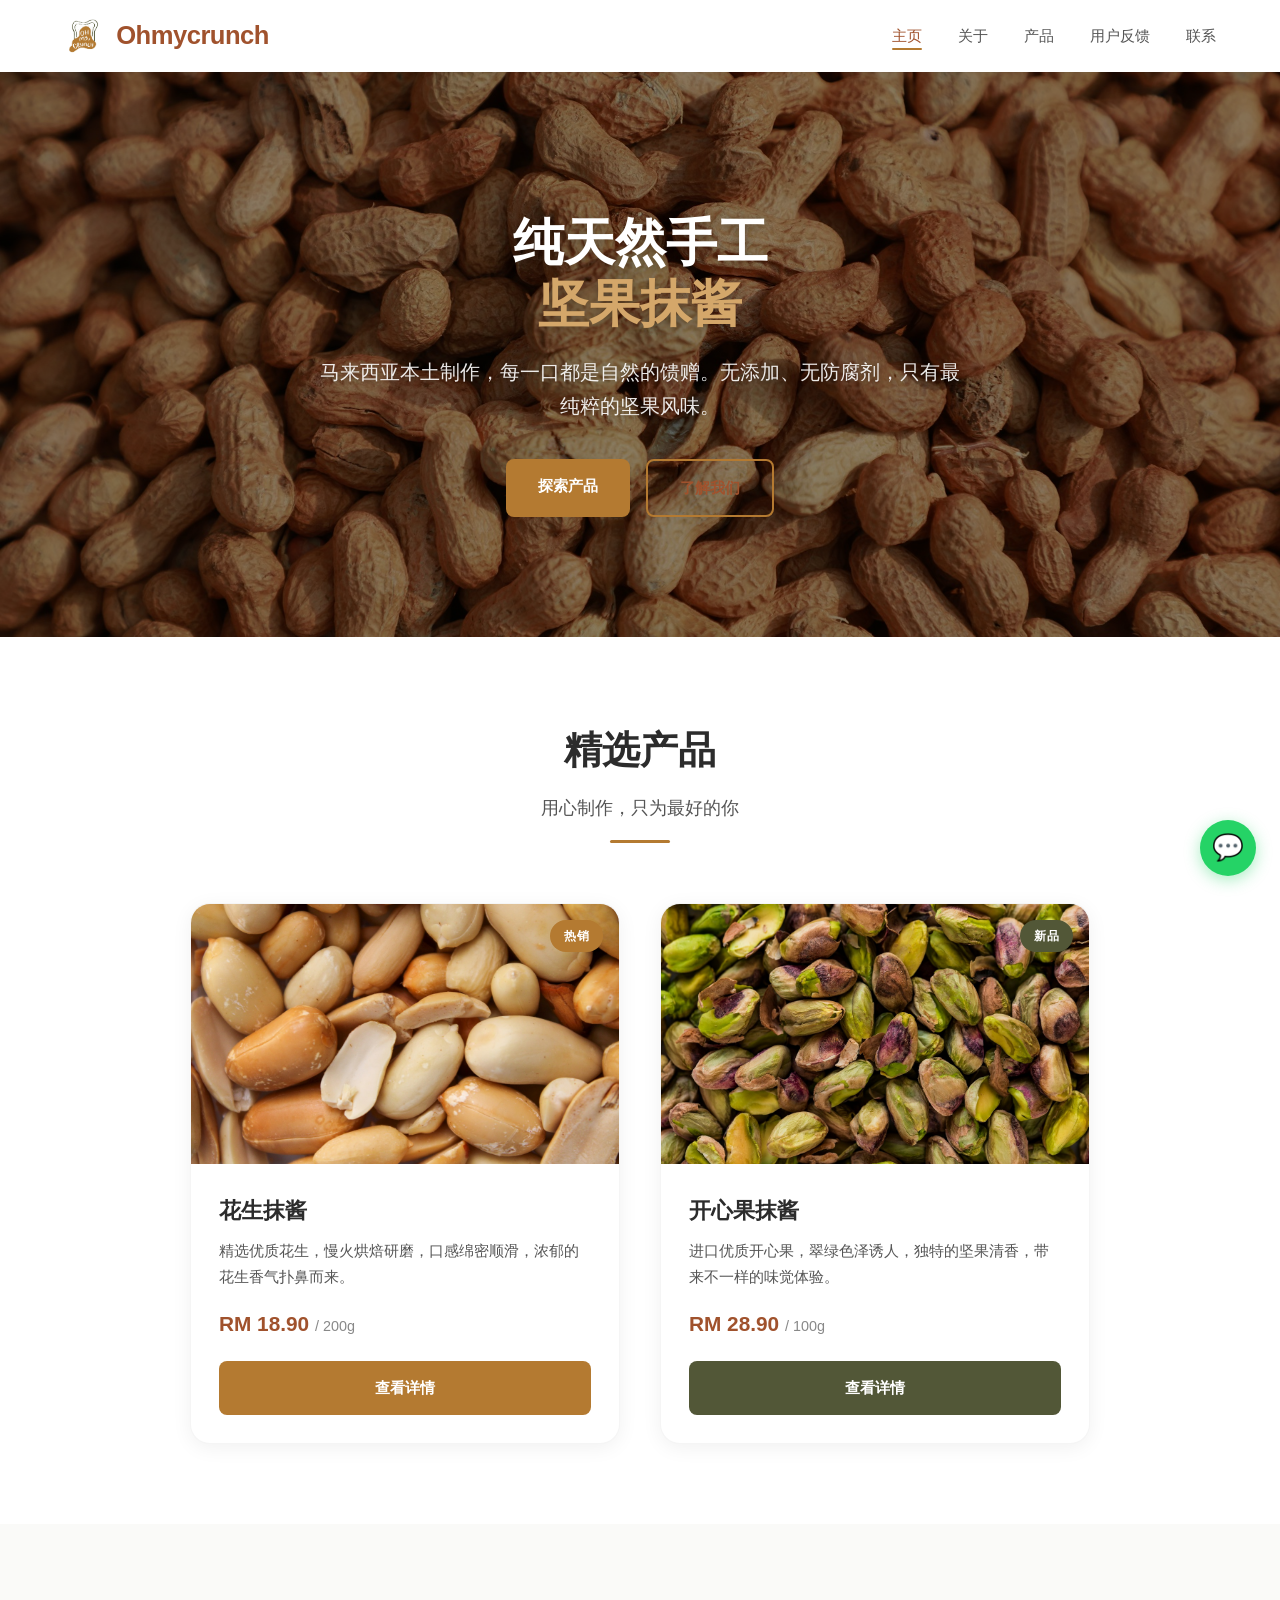
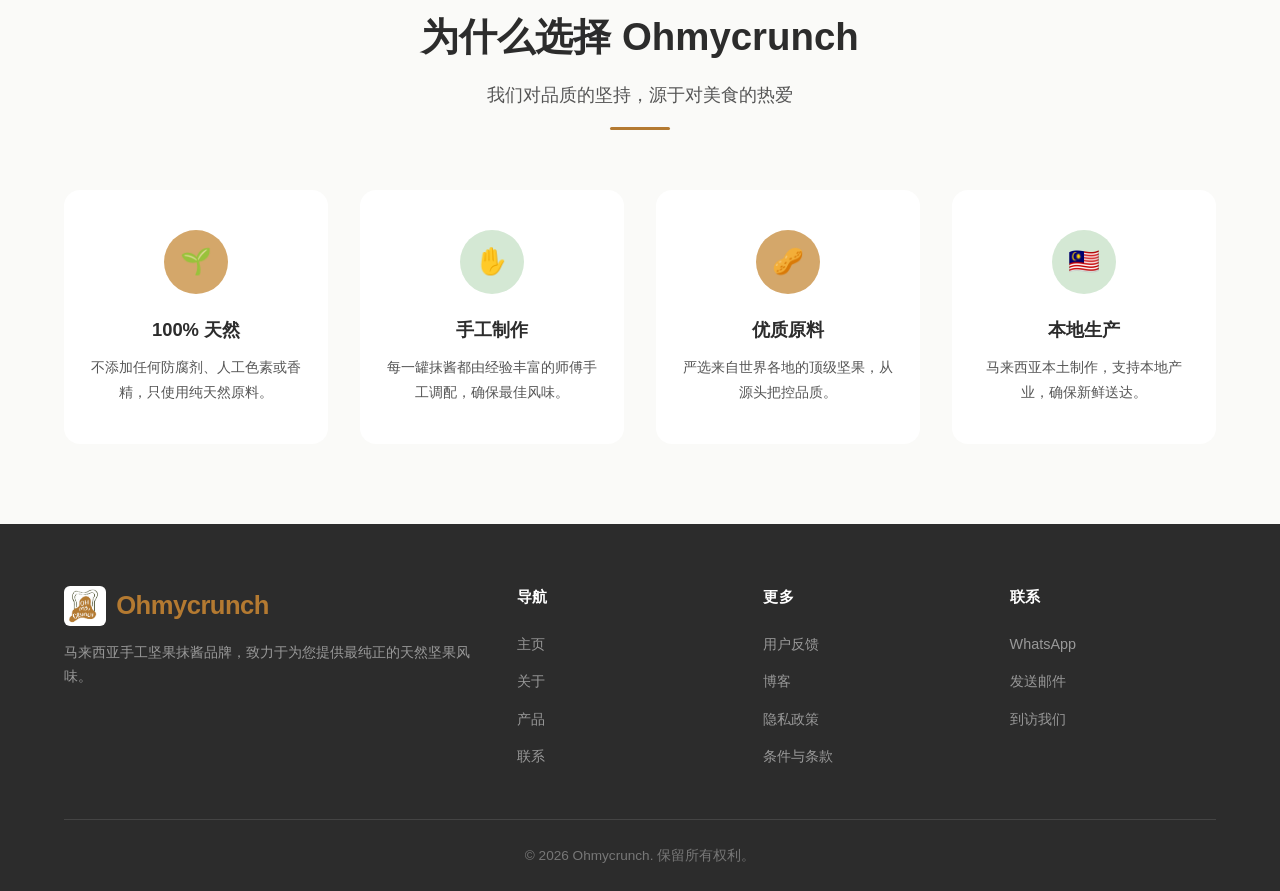
<file: index.html>
<!DOCTYPE html>
<html lang="zh-CN">
<head>
    <meta charset="UTF-8">
    <meta name="viewport" content="width=device-width, initial-scale=1.0">
    <title>Ohmycrunch | 马来西亚手工坚果抹酱</title>
    <meta name="description" content="Ohmycrunch - 马来西亚手工坚果抹酱，精选花生抹酱与开心果抹酱，纯天然无添加。">
    <link rel="stylesheet" href="style.css">
<!-- Google tag (gtag.js) -->
<script async src="https://www.googletagmanager.com/gtag/js?id=G-JHQKFF23L7"></script>
<script>
  window.dataLayer = window.dataLayer || [];
  function gtag(){dataLayer.push(arguments);}
  gtag('js', new Date());

  gtag('config', 'G-JHQKFF23L7');
</script>
</head>
<body>
    <nav class="navbar">
        <div class="nav-container">
            <a href="index.html" class="logo"><img src="images/ohmycrunch.jpeg" alt="Ohmycrunch Logo" class="logo-img" style="height:40px;width:auto;max-height:40px;object-fit:contain;display:block;">Ohmycrunch</a>
            <button class="mobile-menu-btn" onclick="toggleMenu()">
                <span></span>
                <span></span>
                <span></span>
            </button>
            <ul class="nav-links" id="navLinks">
                <li><a href="index.html" class="active">主页</a></li>
                <li><a href="about.html">关于</a></li>
                <li><a href="products.html">产品</a></li>
                <li><a href="reviews.html">用户反馈</a></li>
                <li><a href="contact.html">联系</a></li>
            </ul>
        </div>
    </nav>

    <!-- Hero Section -->
    <section class="hero" style="background-image:url('images/hero-bg.jpeg');">
        <div class="hero-overlay"></div>
        <div class="hero-content">
            <h1>纯天然手工<br><span class="highlight-peanut">坚果抹酱</span></h1>
            <p class="hero-subtitle">马来西亚本土制作，每一口都是自然的馈赠。无添加、无防腐剂，只有最纯粹的坚果风味。</p>
            <div class="hero-buttons">
                <a href="products.html" class="btn btn-primary">探索产品</a>
                <a href="about.html" class="btn btn-outline">了解我们</a>
            </div>
        </div>
    </section>

    <!-- Products Preview -->
    <section class="products-section">
        <div class="container">
            <div class="section-header">
                <h2>精选产品</h2>
                <p>用心制作，只为最好的你</p>
                <div class="section-line"></div>
            </div>
            <div class="products-grid">
                <div class="product-card">
                    <div class="product-image">
                        <img src="images/product-peanut.jpeg" alt="Ohmycrunch 花生抹酱" class="product-photo" style="width:100%;height:260px;object-fit:cover;display:block;">
                        <span class="product-badge badge-peanut">热销</span>
                    </div>
                    <div class="product-info">
                        <h3>花生抹酱</h3>
                        <p class="product-desc">精选优质花生，慢火烘焙研磨，口感绵密顺滑，浓郁的花生香气扑鼻而来。</p>
                        <div class="product-price">RM 18.90 <span>/ 200g</span></div>
                        <a href="products.html" class="btn btn-primary" style="width:100%">查看详情</a>
                    </div>
                </div>
                <div class="product-card">
                    <div class="product-image">
                        <img src="images/product-pistachio.jpeg" alt="Ohmycrunch 开心果抹酱" class="product-photo" style="width:100%;height:260px;object-fit:cover;display:block;">
                        <span class="product-badge badge-pistachio">新品</span>
                    </div>
                    <div class="product-info">
                        <h3>开心果抹酱</h3>
                        <p class="product-desc">进口优质开心果，翠绿色泽诱人，独特的坚果清香，带来不一样的味觉体验。</p>
                        <div class="product-price">RM 28.90 <span>/ 100g</span></div>
                        <a href="products.html" class="btn btn-secondary" style="width:100%">查看详情</a>
                    </div>
                </div>
            </div>
        </div>
    </section>

    <!-- Features -->
    <section class="features-section">
        <div class="container">
            <div class="section-header">
                <h2>为什么选择 Ohmycrunch</h2>
                <p>我们对品质的坚持，源于对美食的热爱</p>
                <div class="section-line"></div>
            </div>
            <div class="features-grid">
                <div class="feature-item">
                    <div class="feature-icon peanut-bg">🌱</div>
                    <h3>100% 天然</h3>
                    <p>不添加任何防腐剂、人工色素或香精，只使用纯天然原料。</p>
                </div>
                <div class="feature-item">
                    <div class="feature-icon pistachio-bg">✋</div>
                    <h3>手工制作</h3>
                    <p>每一罐抹酱都由经验丰富的师傅手工调配，确保最佳风味。</p>
                </div>
                <div class="feature-item">
                    <div class="feature-icon peanut-bg">🥜</div>
                    <h3>优质原料</h3>
                    <p>严选来自世界各地的顶级坚果，从源头把控品质。</p>
                </div>
                <div class="feature-item">
                    <div class="feature-icon pistachio-bg">🇲🇾</div>
                    <h3>本地生产</h3>
                    <p>马来西亚本土制作，支持本地产业，确保新鲜送达。</p>
                </div>
            </div>
        </div>
    </section>

    <footer class="footer">
        <div class="container">
            <div class="footer-grid">
                <div class="footer-brand">
                    <a href="index.html" class="logo"><img src="images/ohmycrunch.jpeg" alt="Ohmycrunch Logo" class="logo-img" style="height:40px;width:auto;max-height:40px;object-fit:contain;display:block;">Ohmycrunch</a>
                    <p>马来西亚手工坚果抹酱品牌，致力于为您提供最纯正的天然坚果风味。</p>
                </div>
                <div class="footer-column">
                    <h4>导航</h4>
                    <ul>
                        <li><a href="index.html">主页</a></li>
                        <li><a href="about.html">关于</a></li>
                        <li><a href="products.html">产品</a></li>
                        <li><a href="contact.html">联系</a></li>
                    </ul>
                </div>
                <div class="footer-column">
                    <h4>更多</h4>
                    <ul>
                        <li><a href="reviews.html">用户反馈</a></li>
                        <li><a href="blog.html">博客</a></li>
                        <li><a href="privacy.html">隐私政策</a></li>
                        <li><a href="terms.html">条件与条款</a></li>
                    </ul>
                </div>
                <div class="footer-column">
                    <h4>联系</h4>
                    <ul>
                        <li><a href="https://wa.me/60146859862" target="_blank">WhatsApp</a></li>
                        <li><a href="contact.html">发送邮件</a></li>
                        <li><a href="contact.html">到访我们</a></li>
                    </ul>
                </div>
            </div>
            <div class="footer-bottom">
                <p>© 2026 Ohmycrunch. 保留所有权利。</p>
            </div>
        </div>
    </footer>

    <a href="https://wa.me/60146859862" class="whatsapp-float" target="_blank" title="WhatsApp 联系我们">💬</a>

    <script>
        function toggleMenu() {
            document.getElementById('navLinks').classList.toggle('active');
        }
    </script>
</body>
</html>
</file>
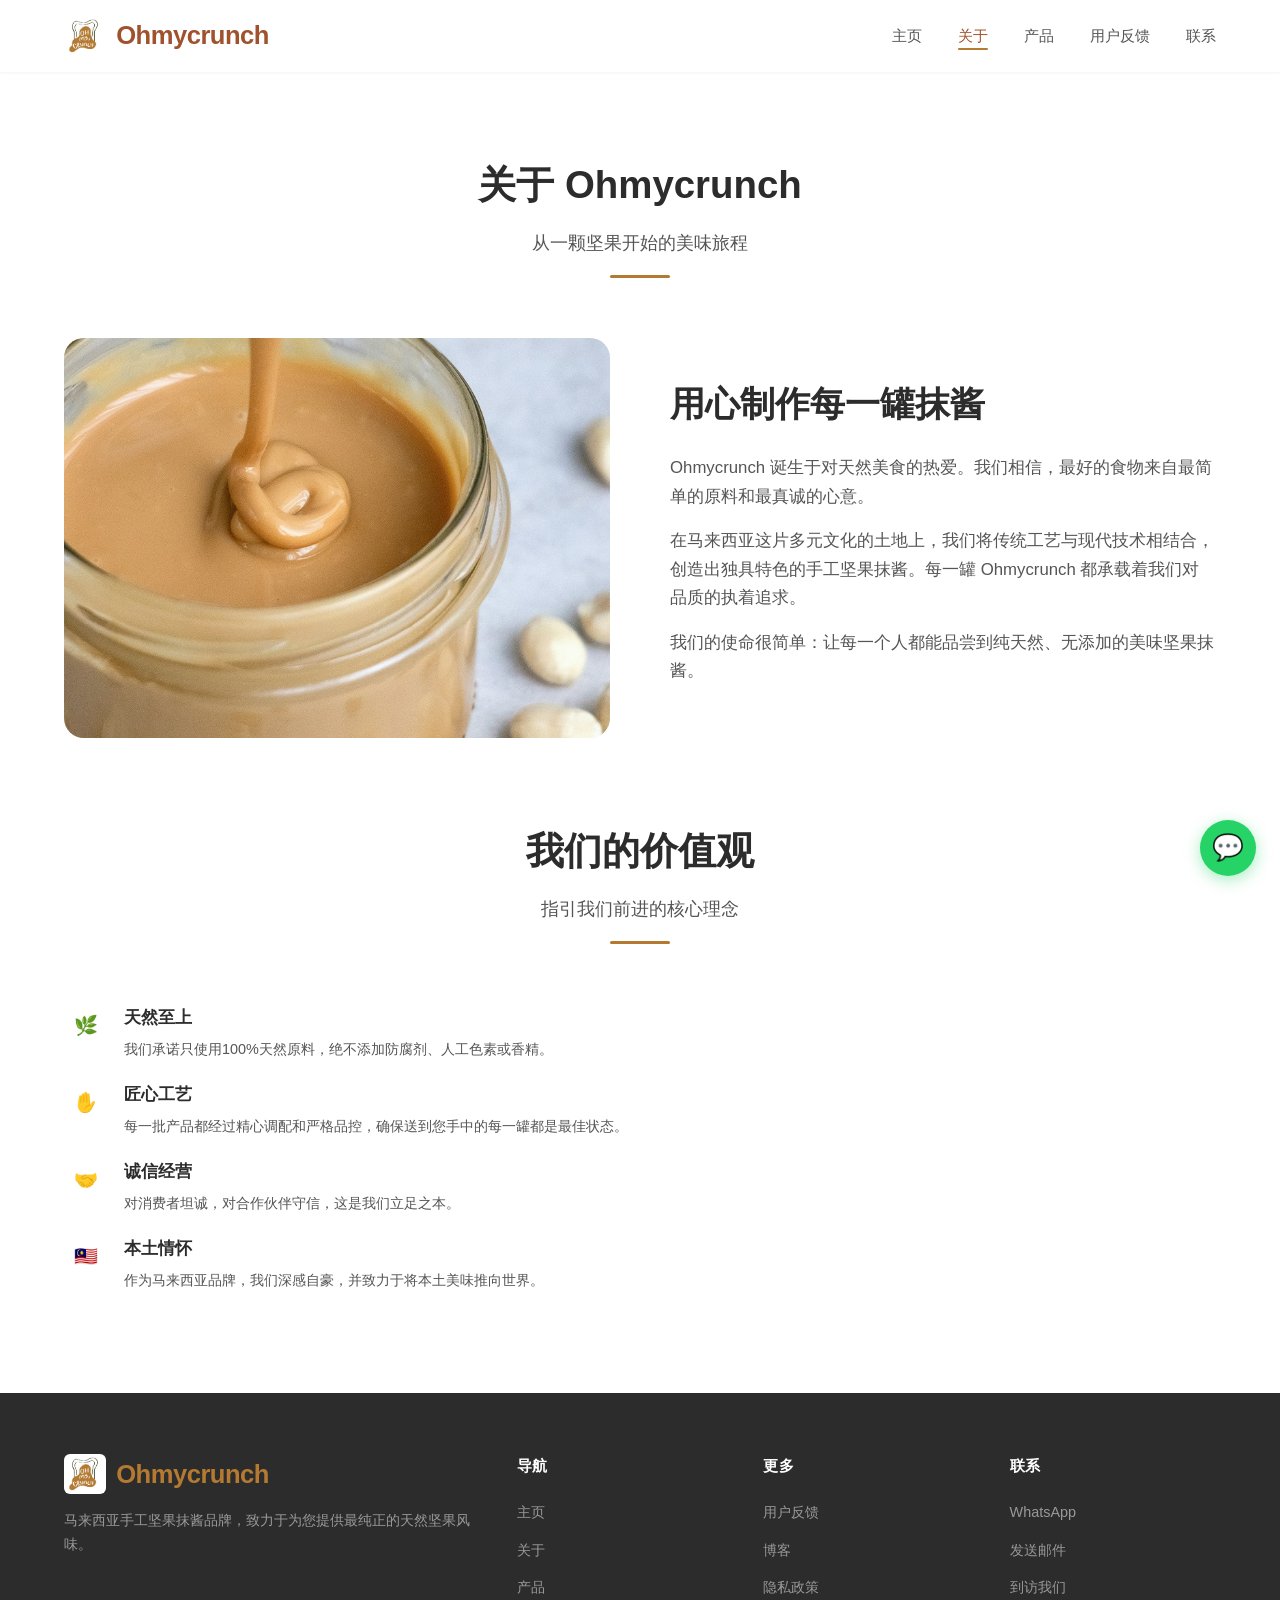
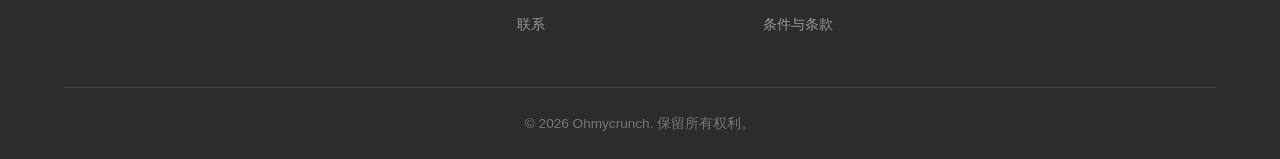
<file: about.html>
<!DOCTYPE html>
<html lang="zh-CN">
<head>
    <meta charset="UTF-8">
    <meta name="viewport" content="width=device-width, initial-scale=1.0">
    <title>关于我们 | Ohmycrunch</title>
    <meta name="description" content="了解 Ohmycrunch 的故事——马来西亚手工坚果抹酱品牌的诞生与使命。">
    <link rel="stylesheet" href="style.css">
</head>
<body>
    <nav class="navbar">
        <div class="nav-container">
            <a href="index.html" class="logo"><img src="images/ohmycrunch.jpeg" alt="Ohmycrunch Logo" class="logo-img" style="height:40px;width:auto;max-height:40px;object-fit:contain;display:block;">Ohmycrunch</a>
            <button class="mobile-menu-btn" onclick="toggleMenu()">
                <span></span>
                <span></span>
                <span></span>
            </button>
            <ul class="nav-links" id="navLinks">
                <li><a href="index.html">主页</a></li>
                <li><a href="about.html" class="active">关于</a></li>
                <li><a href="products.html">产品</a></li>
                <li><a href="reviews.html">用户反馈</a></li>
                <li><a href="contact.html">联系</a></li>
            </ul>
        </div>
    </nav>

    <section class="about-section">
        <div class="container">
            <div class="section-header">
                <h2>关于 Ohmycrunch</h2>
                <p>从一颗坚果开始的美味旅程</p>
                <div class="section-line"></div>
            </div>
            <div class="about-grid">
                <div class="about-image">
                    <img src="images/about-us.jpeg" alt="Ohmycrunch 关于我们" style="width:100%;height:100%;object-fit:cover;display:block;border-radius:20px;">
                </div>
                <div class="about-content">
                    <h2>用心制作每一罐抹酱</h2>
                    <p>Ohmycrunch 诞生于对天然美食的热爱。我们相信，最好的食物来自最简单的原料和最真诚的心意。</p>
                    <p>在马来西亚这片多元文化的土地上，我们将传统工艺与现代技术相结合，创造出独具特色的手工坚果抹酱。每一罐 Ohmycrunch 都承载着我们对品质的执着追求。</p>
                    <p>我们的使命很简单：让每一个人都能品尝到纯天然、无添加的美味坚果抹酱。</p>
                </div>
            </div>

            <div class="about-values" style="margin-top:80px">
                <div class="section-header">
                    <h2>我们的价值观</h2>
                    <p>指引我们前进的核心理念</p>
                    <div class="section-line"></div>
                </div>
                <div class="value-item">
                    <div class="value-icon peanut-bg">🌿</div>
                    <div>
                        <h4>天然至上</h4>
                        <p>我们承诺只使用100%天然原料，绝不添加防腐剂、人工色素或香精。</p>
                    </div>
                </div>
                <div class="value-item">
                    <div class="value-icon pistachio-bg">✋</div>
                    <div>
                        <h4>匠心工艺</h4>
                        <p>每一批产品都经过精心调配和严格品控，确保送到您手中的每一罐都是最佳状态。</p>
                    </div>
                </div>
                <div class="value-item">
                    <div class="value-icon peanut-bg">🤝</div>
                    <div>
                        <h4>诚信经营</h4>
                        <p>对消费者坦诚，对合作伙伴守信，这是我们立足之本。</p>
                    </div>
                </div>
                <div class="value-item">
                    <div class="value-icon pistachio-bg">🇲🇾</div>
                    <div>
                        <h4>本土情怀</h4>
                        <p>作为马来西亚品牌，我们深感自豪，并致力于将本土美味推向世界。</p>
                    </div>
                </div>
            </div>
        </div>
    </section>

    <footer class="footer">
        <div class="container">
            <div class="footer-grid">
                <div class="footer-brand">
                    <a href="index.html" class="logo"><img src="images/ohmycrunch.jpeg" alt="Ohmycrunch Logo" class="logo-img" style="height:40px;width:auto;max-height:40px;object-fit:contain;display:block;">Ohmycrunch</a>
                    <p>马来西亚手工坚果抹酱品牌，致力于为您提供最纯正的天然坚果风味。</p>
                </div>
                <div class="footer-column">
                    <h4>导航</h4>
                    <ul>
                        <li><a href="index.html">主页</a></li>
                        <li><a href="about.html">关于</a></li>
                        <li><a href="products.html">产品</a></li>
                        <li><a href="contact.html">联系</a></li>
                    </ul>
                </div>
                <div class="footer-column">
                    <h4>更多</h4>
                    <ul>
                        <li><a href="reviews.html">用户反馈</a></li>
                        <li><a href="blog.html">博客</a></li>
                        <li><a href="privacy.html">隐私政策</a></li>
                        <li><a href="terms.html">条件与条款</a></li>
                    </ul>
                </div>
                <div class="footer-column">
                    <h4>联系</h4>
                    <ul>
                        <li><a href="https://wa.me/60146859862" target="_blank">WhatsApp</a></li>
                        <li><a href="contact.html">发送邮件</a></li>
                        <li><a href="contact.html">到访我们</a></li>
                    </ul>
                </div>
            </div>
            <div class="footer-bottom">
                <p>© 2026 Ohmycrunch. 保留所有权利。</p>
            </div>
        </div>
    </footer>

    <a href="https://wa.me/60146859862" class="whatsapp-float" target="_blank" title="WhatsApp 联系我们">💬</a>

    <script>
        function toggleMenu() {
            document.getElementById('navLinks').classList.toggle('active');
        }
    </script>
</body>
</html>
</file>
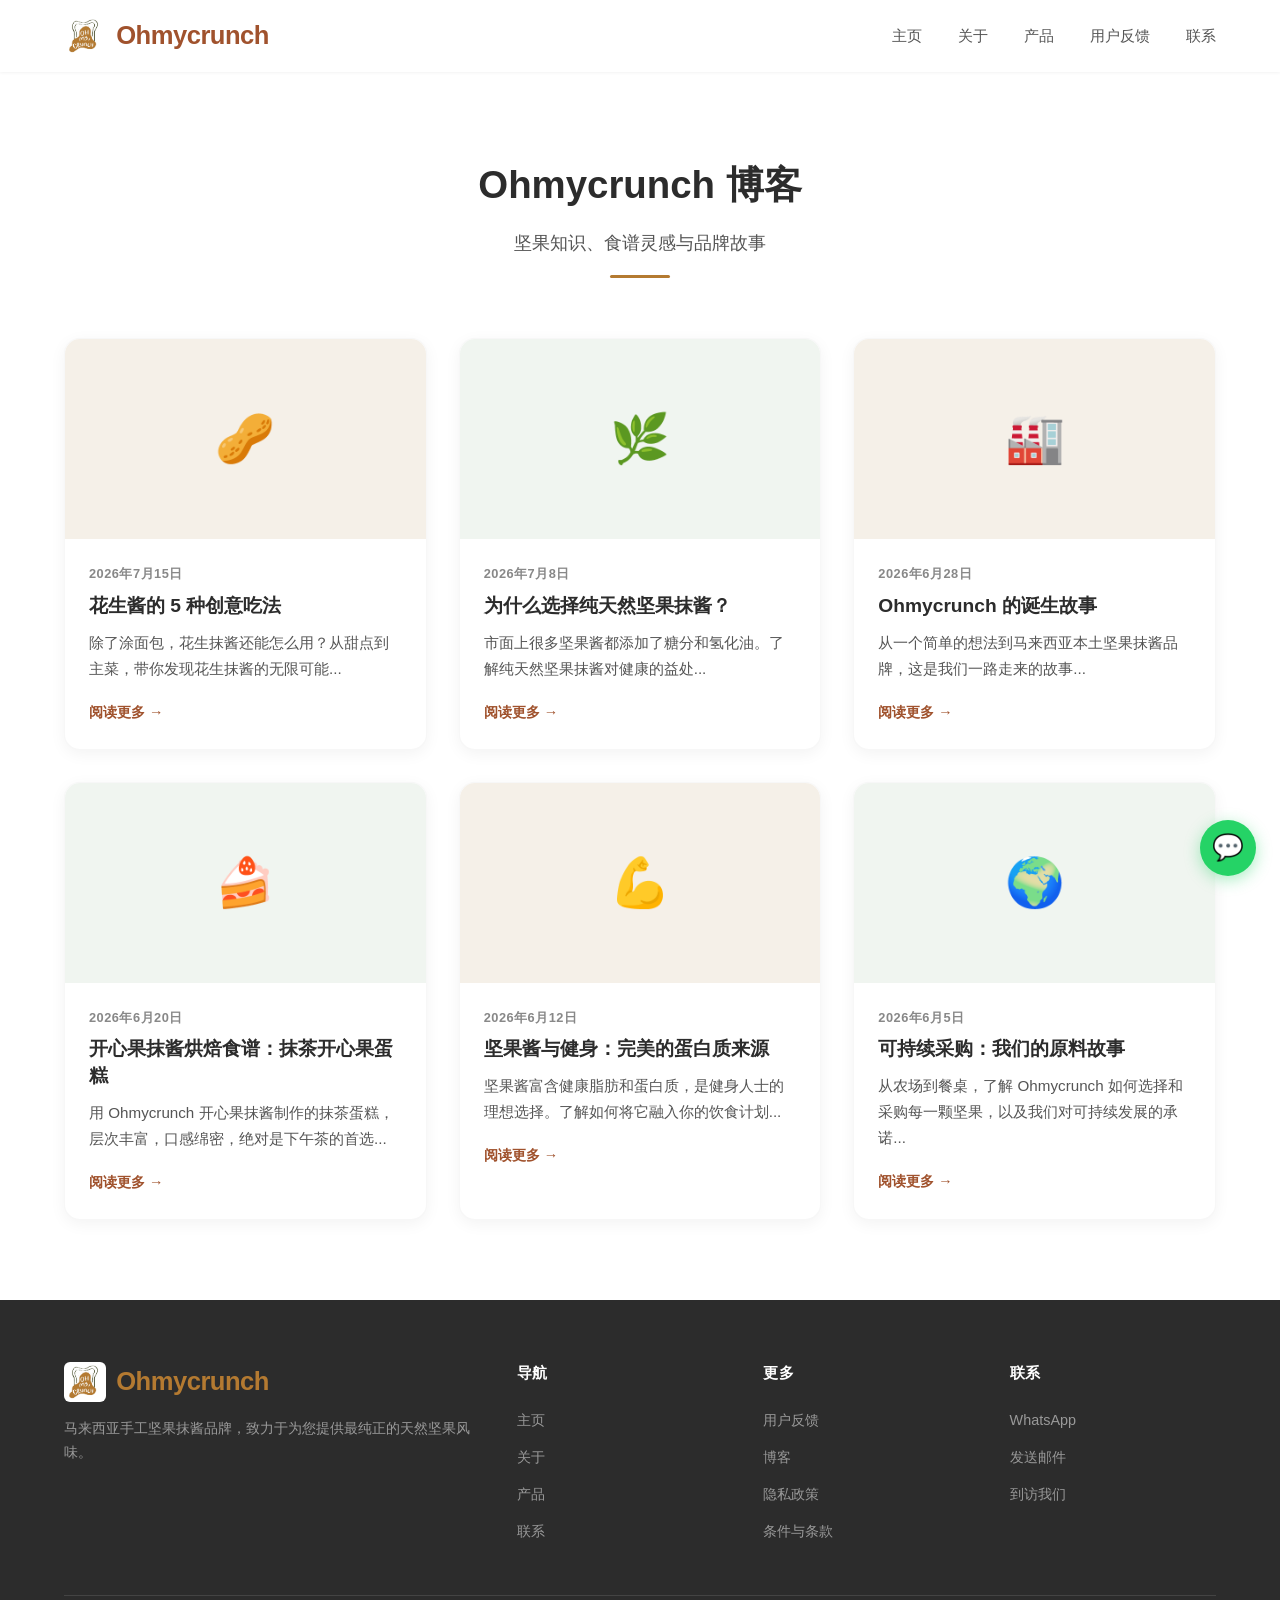
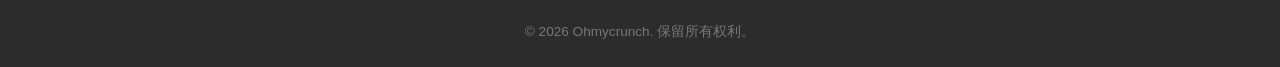
<file: blog.html>
<!DOCTYPE html>
<html lang="zh-CN">
<head>
    <meta charset="UTF-8">
    <meta name="viewport" content="width=device-width, initial-scale=1.0">
    <title>博客 | Ohmycrunch</title>
    <meta name="description" content="Ohmycrunch 博客——坚果知识、食谱分享与品牌故事。">
    <link rel="stylesheet" href="style.css">
</head>
<body>
    <nav class="navbar">
        <div class="nav-container">
            <a href="/" class="logo"><img src="images/ohmycrunch.jpeg" alt="Ohmycrunch Logo" class="logo-img" style="height:40px;width:auto;max-height:40px;object-fit:contain;display:block;">Ohmycrunch</a>
            <button class="mobile-menu-btn" onclick="toggleMenu()">
                <span></span><span></span><span></span>
            </button>
            <ul class="nav-links" id="navLinks">
                <li><a href="/">主页</a></li>
                <li><a href="/about">关于</a></li>
                <li><a href="/products">产品</a></li>
                <li><a href="/reviews">用户反馈</a></li>
                <li><a href="/contact">联系</a></li>
            </ul>
        </div>
    </nav>

    <section class="blog-section">
        <div class="container">
            <div class="section-header">
                <h2>Ohmycrunch 博客</h2>
                <p>坚果知识、食谱灵感与品牌故事</p>
                <div class="section-line"></div>
            </div>
            <div class="blog-grid">
                <article class="blog-card">
                    <div class="blog-image peanut">🥜</div>
                    <div class="blog-content">
                        <div class="blog-date">2026年7月15日</div>
                        <h3>花生酱的 5 种创意吃法</h3>
                        <p>除了涂面包，花生抹酱还能怎么用？从甜点到主菜，带你发现花生抹酱的无限可能...</p>
                        <a href="#" class="read-more">阅读更多 →</a>
                    </div>
                </article>
                <article class="blog-card">
                    <div class="blog-image pistachio">🌿</div>
                    <div class="blog-content">
                        <div class="blog-date">2026年7月8日</div>
                        <h3>为什么选择纯天然坚果抹酱？</h3>
                        <p>市面上很多坚果酱都添加了糖分和氢化油。了解纯天然坚果抹酱对健康的益处...</p>
                        <a href="#" class="read-more">阅读更多 →</a>
                    </div>
                </article>
                <article class="blog-card">
                    <div class="blog-image peanut">🏭</div>
                    <div class="blog-content">
                        <div class="blog-date">2026年6月28日</div>
                        <h3>Ohmycrunch 的诞生故事</h3>
                        <p>从一个简单的想法到马来西亚本土坚果抹酱品牌，这是我们一路走来的故事...</p>
                        <a href="#" class="read-more">阅读更多 →</a>
                    </div>
                </article>
                <article class="blog-card">
                    <div class="blog-image pistachio">🍰</div>
                    <div class="blog-content">
                        <div class="blog-date">2026年6月20日</div>
                        <h3>开心果抹酱烘焙食谱：抹茶开心果蛋糕</h3>
                        <p>用 Ohmycrunch 开心果抹酱制作的抹茶蛋糕，层次丰富，口感绵密，绝对是下午茶的首选...</p>
                        <a href="#" class="read-more">阅读更多 →</a>
                    </div>
                </article>
                <article class="blog-card">
                    <div class="blog-image peanut">💪</div>
                    <div class="blog-content">
                        <div class="blog-date">2026年6月12日</div>
                        <h3>坚果酱与健身：完美的蛋白质来源</h3>
                        <p>坚果酱富含健康脂肪和蛋白质，是健身人士的理想选择。了解如何将它融入你的饮食计划...</p>
                        <a href="#" class="read-more">阅读更多 →</a>
                    </div>
                </article>
                <article class="blog-card">
                    <div class="blog-image pistachio">🌍</div>
                    <div class="blog-content">
                        <div class="blog-date">2026年6月5日</div>
                        <h3>可持续采购：我们的原料故事</h3>
                        <p>从农场到餐桌，了解 Ohmycrunch 如何选择和采购每一颗坚果，以及我们对可持续发展的承诺...</p>
                        <a href="#" class="read-more">阅读更多 →</a>
                    </div>
                </article>
            </div>
        </div>
    </section>

    <footer class="footer">
        <div class="container">
            <div class="footer-grid">
                <div class="footer-brand">
                    <a href="index.html" class="logo"><img src="images/ohmycrunch.jpeg" alt="Ohmycrunch Logo" class="logo-img" style="height:40px;width:auto;max-height:40px;object-fit:contain;display:block;">Ohmycrunch</a>
                    <p>马来西亚手工坚果抹酱品牌，致力于为您提供最纯正的天然坚果风味。</p>
                </div>
                <div class="footer-column">
                    <h4>导航</h4>
                    <ul>
                        <li><a href="/">主页</a></li>
                        <li><a href="/about">关于</a></li>
                        <li><a href="/products">产品</a></li>
                        <li><a href="/contact">联系</a></li>
                    </ul>
                </div>
                <div class="footer-column">
                    <h4>更多</h4>
                    <ul>
                        <li><a href="/reviews">用户反馈</a></li>
                        <li><a href="/blog">博客</a></li>
                        <li><a href="/privacy">隐私政策</a></li>
                        <li><a href="/terms">条件与条款</a></li>
                    </ul>
                </div>
                <div class="footer-column">
                    <h4>联系</h4>
                    <ul>
                        <li><a href="https://wa.me/60146859862" target="_blank">WhatsApp</a></li>
                        <li><a href="/contact">发送邮件</a></li>
                        <li><a href="/contact">到访我们</a></li>
                    </ul>
                </div>
            </div>
            <div class="footer-bottom">
                <p>© 2026 Ohmycrunch. 保留所有权利。</p>
            </div>
        </div>
    </footer>

    <a href="https://wa.me/60146859862" class="whatsapp-float" target="_blank" title="WhatsApp 联系我们">💬</a>

    <script>
        function toggleMenu() {
            document.getElementById('navLinks').classList.toggle('active');
        }
    </script>
</body>
</html>
</file>
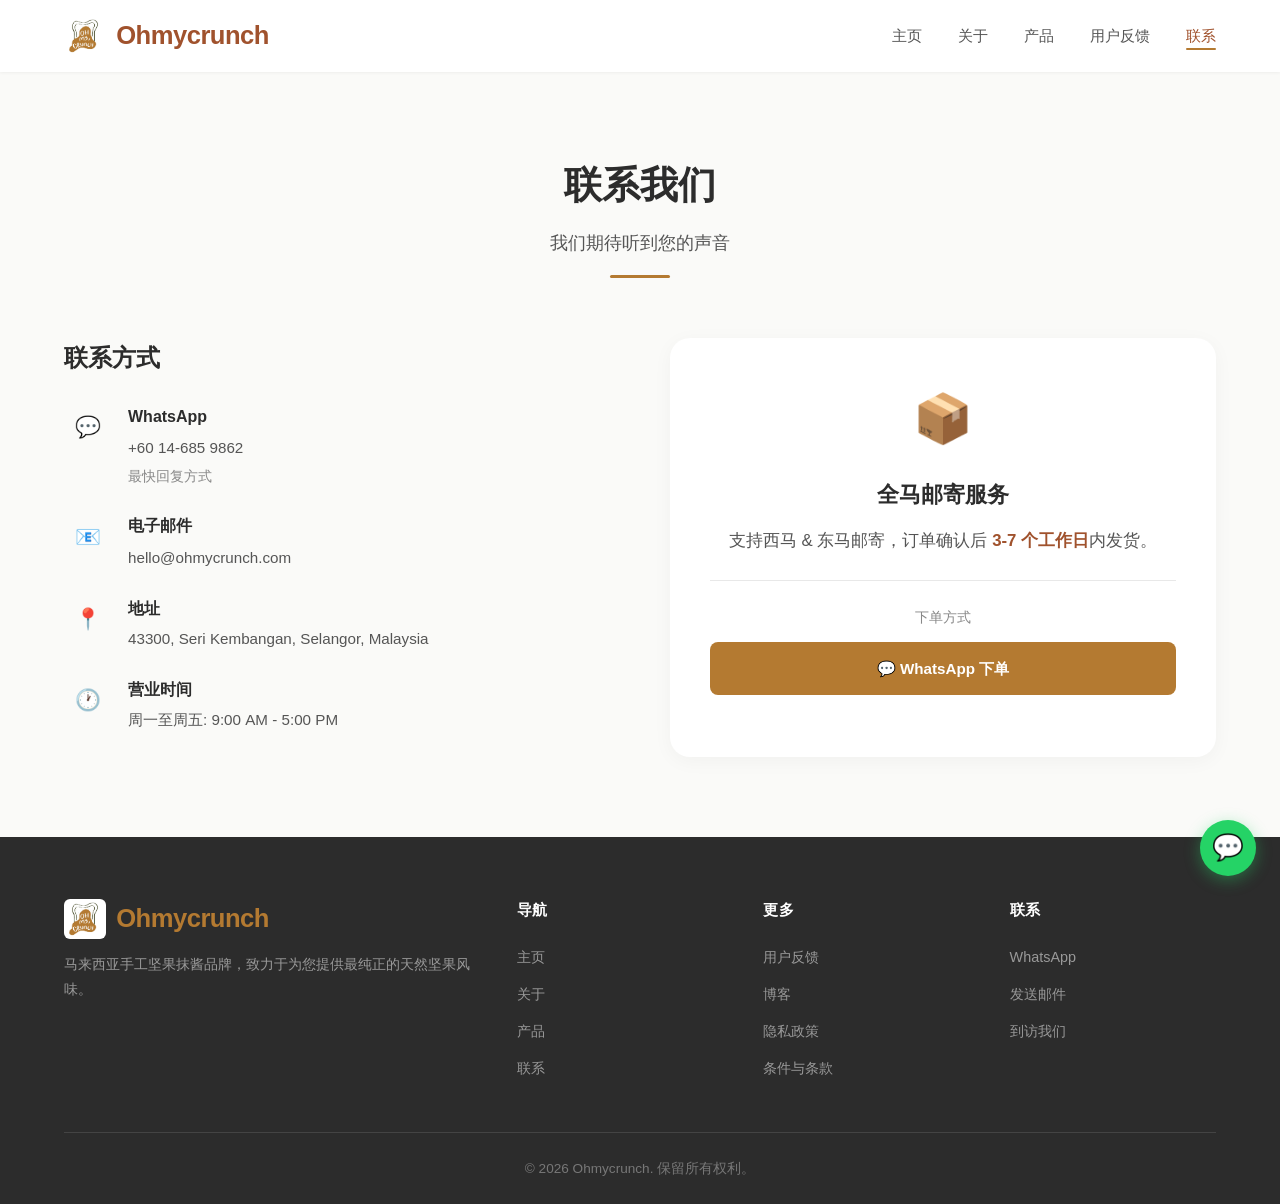
<file: contact.html>
<!DOCTYPE html>
<html lang="zh-CN">
<head>
    <meta charset="UTF-8">
    <meta name="viewport" content="width=device-width, initial-scale=1.0">
    <title>联系我们 | Ohmycrunch</title>
    <meta name="description" content="联系 Ohmycrunch——通过 WhatsApp、邮件或表单与我们取得联系。">
    <link rel="stylesheet" href="style.css">
</head>
<body>
    <nav class="navbar">
        <div class="nav-container">
            <a href="/" class="logo"><img src="images/ohmycrunch.jpeg" alt="Ohmycrunch Logo" class="logo-img" style="height:40px;width:auto;max-height:40px;object-fit:contain;display:block;">Ohmycrunch</a>
            <button class="mobile-menu-btn" onclick="toggleMenu()">
                <span></span>
                <span></span>
                <span></span>
            </button>
            <ul class="nav-links" id="navLinks">
                <li><a href="/">主页</a></li>
                <li><a href="/about">关于</a></li>
                <li><a href="/products">产品</a></li>
                <li><a href="/reviews">用户反馈</a></li>
                <li><a href="/contact" class="active">联系</a></li>
            </ul>
        </div>
    </nav>

    <section class="contact-section">
        <div class="container">
            <div class="section-header">
                <h2>联系我们</h2>
                <p>我们期待听到您的声音</p>
                <div class="section-line"></div>
            </div>
            <div class="contact-grid">
                <div class="contact-info">
                    <h3>联系方式</h3>
                    <div class="contact-item">
                        <div class="contact-icon peanut-bg">💬</div>
                        <div>
                            <h4>WhatsApp</h4>
                            <a href="https://wa.me/60146859862" target="_blank">+60 14-685 9862</a>
                            <p style="font-size:0.85rem;color:var(--text-light);margin-top:4px;">最快回复方式</p>
                        </div>
                    </div>
                    <div class="contact-item">
                        <div class="contact-icon pistachio-bg">📧</div>
                        <div>
                            <h4>电子邮件</h4>
                            <a href="mailto:hello@ohmycrunch.com">hello@ohmycrunch.com</a>
                        </div>
                    </div>
                    <div class="contact-item">
                        <div class="contact-icon peanut-bg">📍</div>
                        <div>
                            <h4>地址</h4>
                            <p>43300, Seri Kembangan, Selangor, Malaysia</p>
                        </div>
                    </div>
                    <div class="contact-item">
                        <div class="contact-icon pistachio-bg">🕐</div>
                        <div>
                            <h4>营业时间</h4>
                            <p>周一至周五: 9:00 AM - 5:00 PM</p>
                        </div>
                    </div>
                </div>
                <div class="contact-form" style="text-align:center;">
                    <div style="font-size:3rem;margin-bottom:16px;">📦</div>
                    <h3 style="margin-bottom:12px;font-size:1.4rem;color:var(--text-dark);">全马邮寄服务</h3>
                    <p style="color:var(--text-medium);font-size:1.05rem;line-height:1.8;">支持西马 & 东马邮寄，订单确认后 <strong style="color:var(--peanut-dark);">3-7 个工作日</strong>内发货。</p>
                    <div style="margin-top:24px;padding-top:24px;border-top:1px solid #E8E8E8;">
                        <p style="color:var(--text-light);font-size:0.9rem;margin-bottom:12px;">下单方式</p>
                        <a href="https://wa.me/60146859862?text=你好，我想下单" class="btn btn-primary" style="width:100%" target="_blank">💬 WhatsApp 下单</a>
                    </div>
                </div>
            </div>
        </div>
    </section>

    <footer class="footer">
        <div class="container">
            <div class="footer-grid">
                <div class="footer-brand">
                    <a href="/" class="logo"><img src="images/ohmycrunch.jpeg" alt="Ohmycrunch Logo" class="logo-img" style="height:40px;width:auto;max-height:40px;object-fit:contain;display:block;">Ohmycrunch</a>
                    <p>马来西亚手工坚果抹酱品牌，致力于为您提供最纯正的天然坚果风味。</p>
                </div>
                <div class="footer-column">
                    <h4>导航</h4>
                    <ul>
                        <li><a href="/">主页</a></li>
                        <li><a href="/about">关于</a></li>
                        <li><a href="/products">产品</a></li>
                        <li><a href="/contact">联系</a></li>
                    </ul>
                </div>
                <div class="footer-column">
                    <h4>更多</h4>
                    <ul>
                        <li><a href="/reviews">用户反馈</a></li>
                        <li><a href="/blog">博客</a></li>
                        <li><a href="/privacy">隐私政策</a></li>
                        <li><a href="/terms">条件与条款</a></li>
                    </ul>
                </div>
                <div class="footer-column">
                    <h4>联系</h4>
                    <ul>
                        <li><a href="https://wa.me/60146859862" target="_blank">WhatsApp</a></li>
                        <li><a href="/contact">发送邮件</a></li>
                        <li><a href="/contact">到访我们</a></li>
                    </ul>
                </div>
            </div>
            <div class="footer-bottom">
                <p>© 2026 Ohmycrunch. 保留所有权利。</p>
            </div>
        </div>
    </footer>

    <a href="https://wa.me/60146859862" class="whatsapp-float" target="_blank" title="WhatsApp 联系我们">💬</a>

    <script>
        function toggleMenu() {
            document.getElementById('navLinks').classList.toggle('active');
        }
    </script>
</body>
</html>
</file>
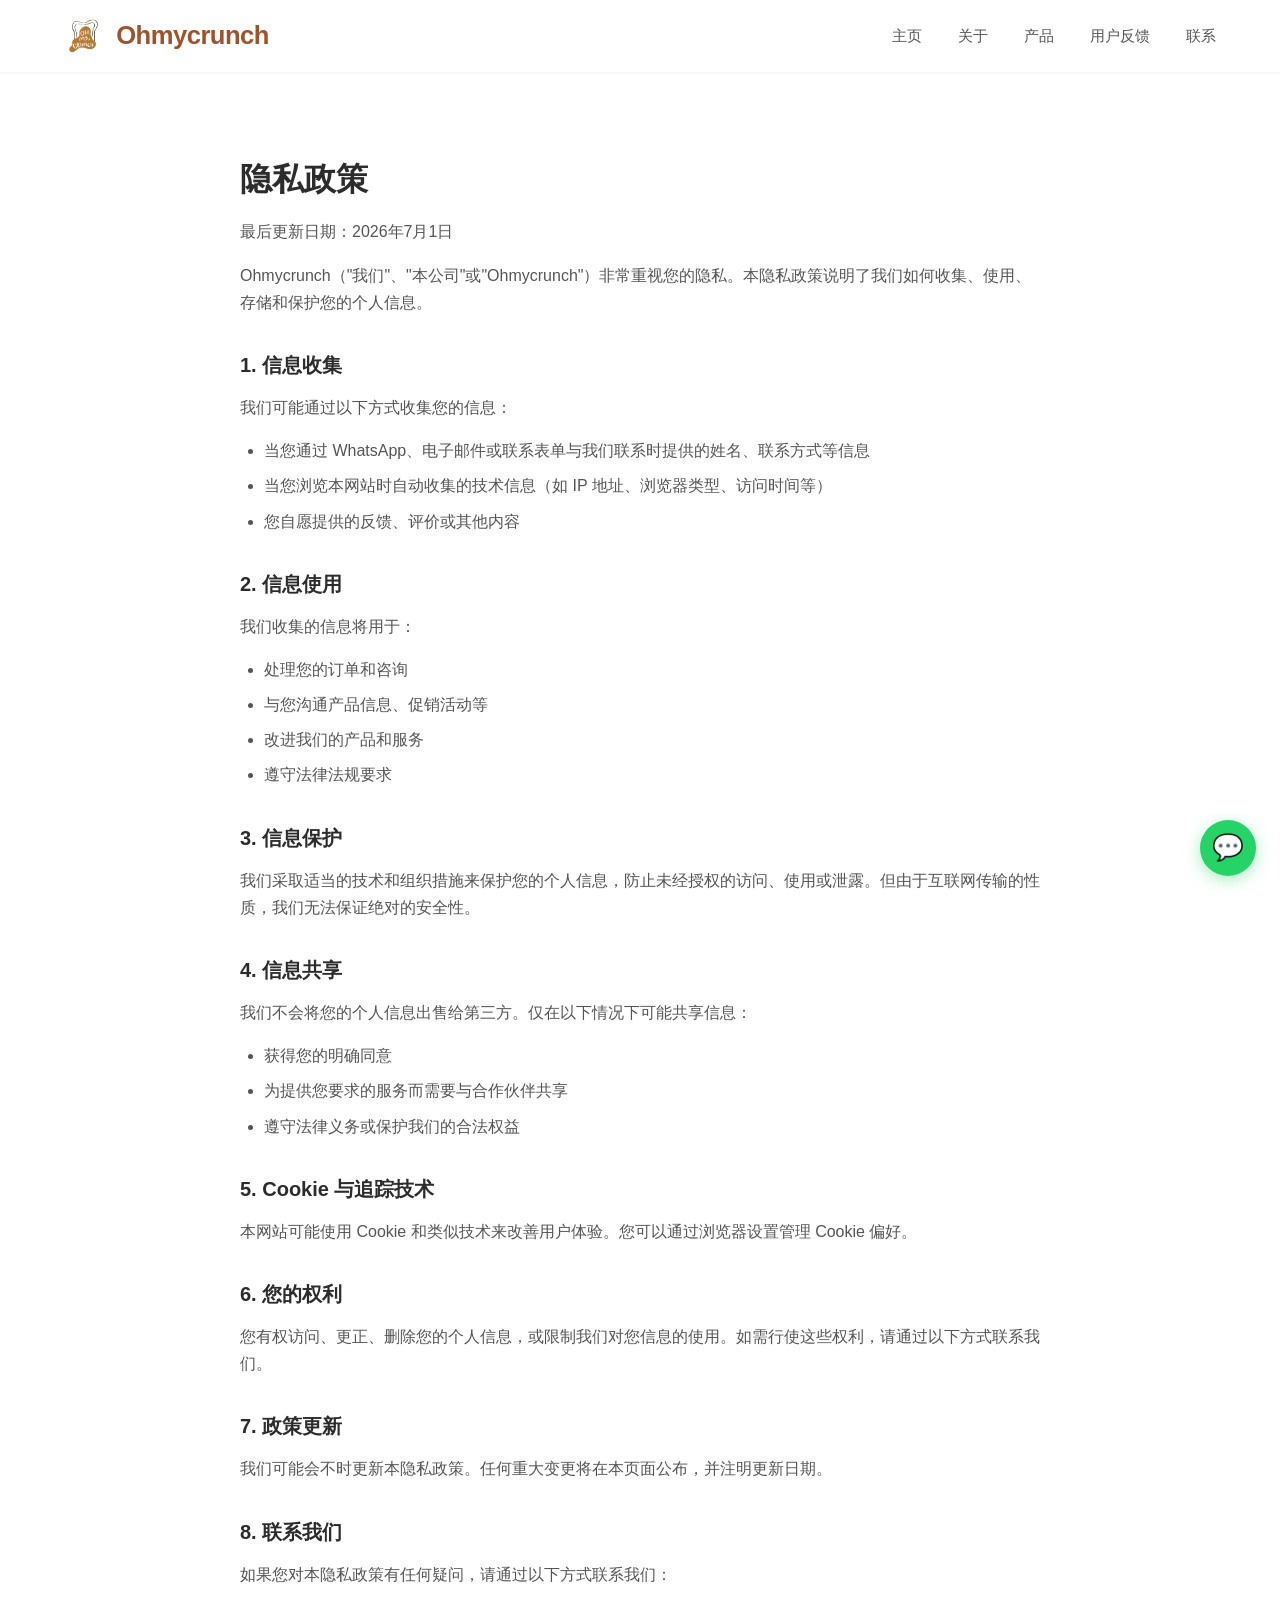
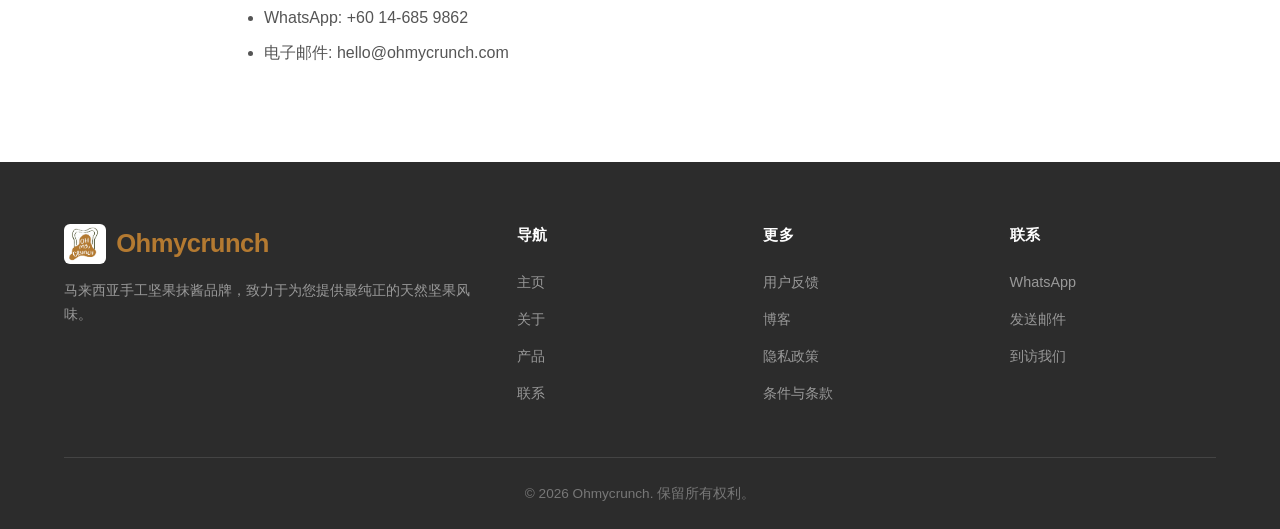
<file: privacy.html>
<!DOCTYPE html>
<html lang="zh-CN">
<head>
    <meta charset="UTF-8">
    <meta name="viewport" content="width=device-width, initial-scale=1.0">
    <title>隐私政策 | Ohmycrunch</title>
    <meta name="description" content="Ohmycrunch 隐私政策——了解我们如何保护您的个人信息。">
    <link rel="stylesheet" href="style.css">
</head>
<body>
    <nav class="navbar">
        <div class="nav-container">
            <a href="/" class="logo"><img src="images/ohmycrunch.jpeg" alt="Ohmycrunch Logo" class="logo-img" style="height:40px;width:auto;max-height:40px;object-fit:contain;display:block;">Ohmycrunch</a>
            <button class="mobile-menu-btn" onclick="toggleMenu()">
                <span></span><span></span><span></span>
            </button>
            <ul class="nav-links" id="navLinks">
                <li><a href="/">主页</a></li>
                <li><a href="/about">关于</a></li>
                <li><a href="/products">产品</a></li>
                <li><a href="/reviews">用户反馈</a></li>
                <li><a href="/contact">联系</a></li>
            </ul>
        </div>
    </nav>

    <section class="legal-section">
        <h2>隐私政策</h2>
        <p class="legal-date">最后更新日期：2026年7月1日</p>

        <p>Ohmycrunch（"我们"、"本公司"或"Ohmycrunch"）非常重视您的隐私。本隐私政策说明了我们如何收集、使用、存储和保护您的个人信息。</p>

        <h3>1. 信息收集</h3>
        <p>我们可能通过以下方式收集您的信息：</p>
        <ul>
            <li>当您通过 WhatsApp、电子邮件或联系表单与我们联系时提供的姓名、联系方式等信息</li>
            <li>当您浏览本网站时自动收集的技术信息（如 IP 地址、浏览器类型、访问时间等）</li>
            <li>您自愿提供的反馈、评价或其他内容</li>
        </ul>

        <h3>2. 信息使用</h3>
        <p>我们收集的信息将用于：</p>
        <ul>
            <li>处理您的订单和咨询</li>
            <li>与您沟通产品信息、促销活动等</li>
            <li>改进我们的产品和服务</li>
            <li>遵守法律法规要求</li>
        </ul>

        <h3>3. 信息保护</h3>
        <p>我们采取适当的技术和组织措施来保护您的个人信息，防止未经授权的访问、使用或泄露。但由于互联网传输的性质，我们无法保证绝对的安全性。</p>

        <h3>4. 信息共享</h3>
        <p>我们不会将您的个人信息出售给第三方。仅在以下情况下可能共享信息：</p>
        <ul>
            <li>获得您的明确同意</li>
            <li>为提供您要求的服务而需要与合作伙伴共享</li>
            <li>遵守法律义务或保护我们的合法权益</li>
        </ul>

        <h3>5. Cookie 与追踪技术</h3>
        <p>本网站可能使用 Cookie 和类似技术来改善用户体验。您可以通过浏览器设置管理 Cookie 偏好。</p>

        <h3>6. 您的权利</h3>
        <p>您有权访问、更正、删除您的个人信息，或限制我们对您信息的使用。如需行使这些权利，请通过以下方式联系我们。</p>

        <h3>7. 政策更新</h3>
        <p>我们可能会不时更新本隐私政策。任何重大变更将在本页面公布，并注明更新日期。</p>

        <h3>8. 联系我们</h3>
        <p>如果您对本隐私政策有任何疑问，请通过以下方式联系我们：</p>
        <ul>
            <li>WhatsApp: <a href="https://wa.me/60146859862" target="_blank">+60 14-685 9862</a></li>
            <li>电子邮件: <a href="mailto:hello@ohmycrunch.com">hello@ohmycrunch.com</a></li>
        </ul>
    </section>

    <footer class="footer">
        <div class="container">
            <div class="footer-grid">
                <div class="footer-brand">
                    <a href="/" class="logo"><img src="images/ohmycrunch.jpeg" alt="Ohmycrunch Logo" class="logo-img" style="height:40px;width:auto;max-height:40px;object-fit:contain;display:block;">Ohmycrunch</a>
                    <p>马来西亚手工坚果抹酱品牌，致力于为您提供最纯正的天然坚果风味。</p>
                </div>
                <div class="footer-column">
                    <h4>导航</h4>
                    <ul>
                        <li><a href="/">主页</a></li>
                        <li><a href="/about">关于</a></li>
                        <li><a href="/products">产品</a></li>
                        <li><a href="contact.html">联系</a></li>
                    </ul>
                </div>
                <div class="footer-column">
                    <h4>更多</h4>
                    <ul>
                        <li><a href="/reviews">用户反馈</a></li>
                        <li><a href="/blog">博客</a></li>
                        <li><a href="/privacy">隐私政策</a></li>
                        <li><a href="/terms">条件与条款</a></li>
                    </ul>
                </div>
                <div class="footer-column">
                    <h4>联系</h4>
                    <ul>
                        <li><a href="https://wa.me/60146859862" target="_blank">WhatsApp</a></li>
                        <li><a href="/contact">发送邮件</a></li>
                        <li><a href="/contact">到访我们</a></li>
                    </ul>
                </div>
            </div>
            <div class="footer-bottom">
                <p>© 2026 Ohmycrunch. 保留所有权利。</p>
            </div>
        </div>
    </footer>

    <a href="https://wa.me/60146859862" class="whatsapp-float" target="_blank" title="WhatsApp 联系我们">💬</a>

    <script>
        function toggleMenu() {
            document.getElementById('navLinks').classList.toggle('active');
        }
    </script>
</body>
</html>
</file>
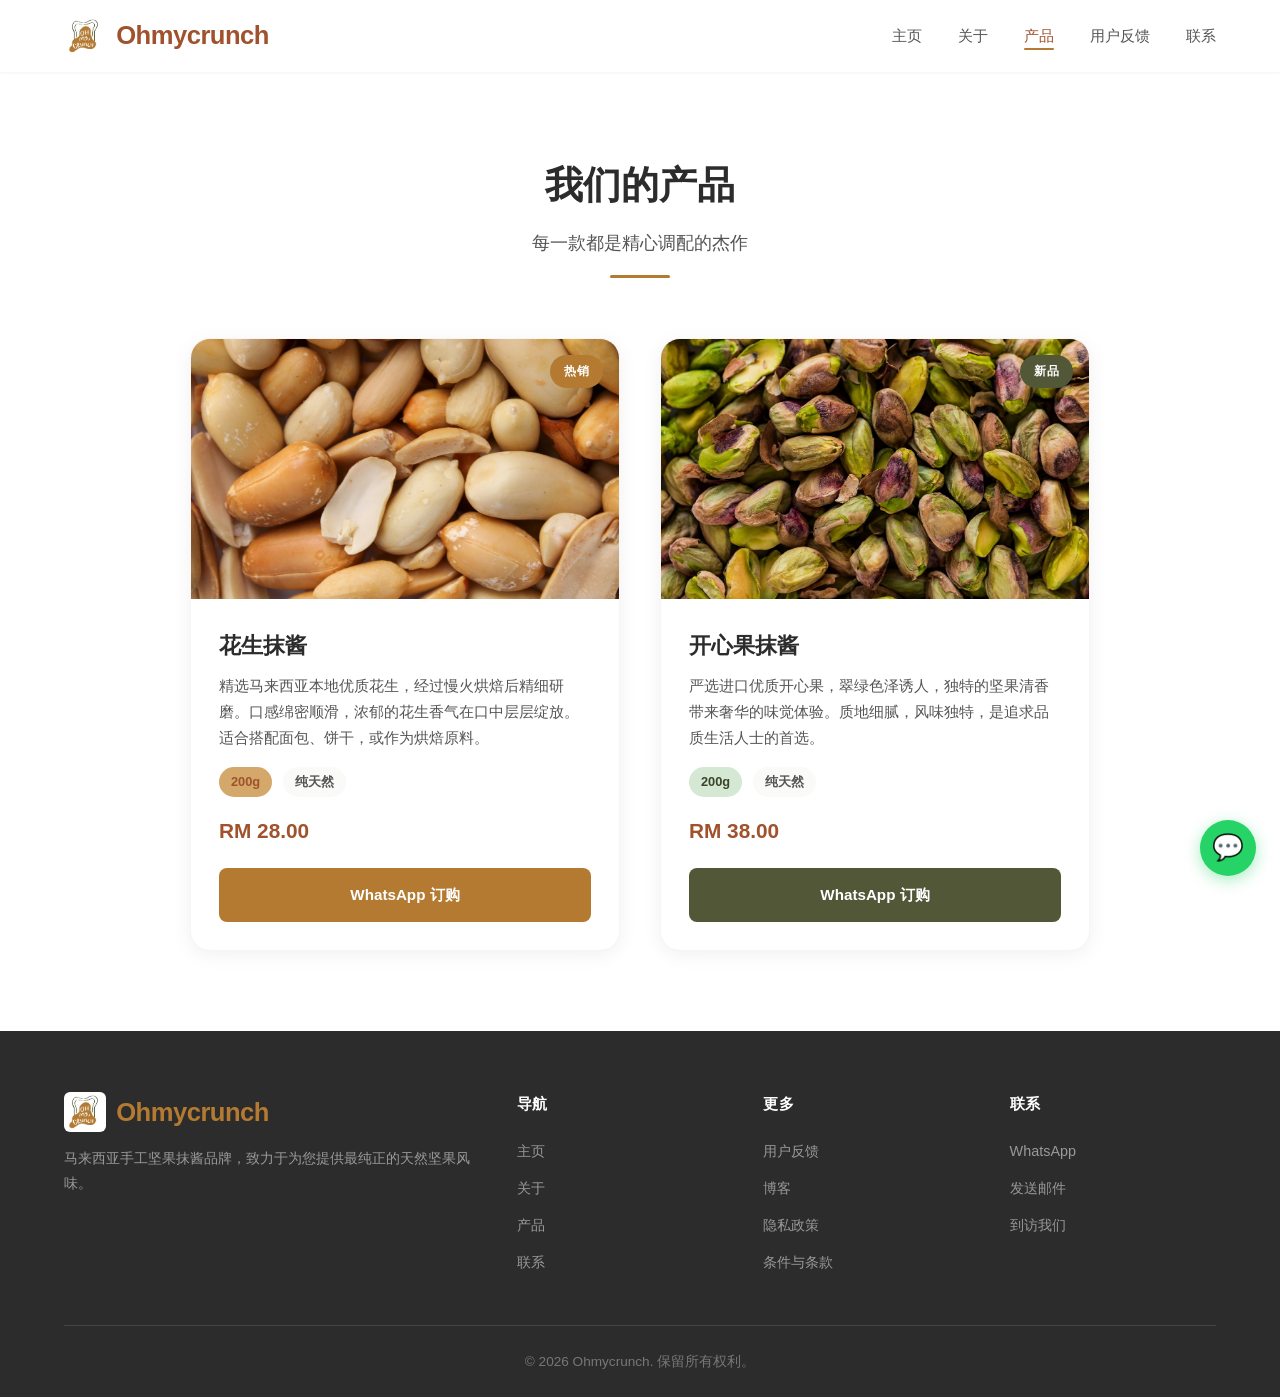
<file: products.html>
<!DOCTYPE html>
<html lang="zh-CN">
<head>
    <meta charset="UTF-8">
    <meta name="viewport" content="width=device-width, initial-scale=1.0">
    <title>产品 | Ohmycrunch</title>
    <meta name="description" content="探索 Ohmycrunch 手工坚果抹酱系列——花生抹酱与开心果抹酱，纯天然无添加。">
    <link rel="stylesheet" href="style.css">
</head>
<body>
    <nav class="navbar">
        <div class="nav-container">
            <a href="index.html" class="logo"><img src="images/ohmycrunch.jpeg" alt="Ohmycrunch Logo" class="logo-img" style="height:40px;width:auto;max-height:40px;object-fit:contain;display:block;">Ohmycrunch</a>
            <button class="mobile-menu-btn" onclick="toggleMenu()">
                <span></span>
                <span></span>
                <span></span>
            </button>
            <ul class="nav-links" id="navLinks">
                <li><a href="index.html">主页</a></li>
                <li><a href="about.html">关于</a></li>
                <li><a href="products.html" class="active">产品</a></li>
                <li><a href="reviews.html">用户反馈</a></li>
                <li><a href="contact.html">联系</a></li>
            </ul>
        </div>
    </nav>

    <section class="products-section">
        <div class="container">
            <div class="section-header">
                <h2>我们的产品</h2>
                <p>每一款都是精心调配的杰作</p>
                <div class="section-line"></div>
            </div>
            <div class="products-grid">
                <div class="product-card">
                    <div class="product-image">
                        <img src="images/product-peanut.jpeg" alt="Ohmycrunch 花生抹酱" class="product-photo" style="width:100%;height:260px;object-fit:cover;display:block;">
                        <span class="product-badge badge-peanut">热销</span>
                    </div>
                    <div class="product-info">
                        <h3>花生抹酱</h3>
                        <p class="product-desc">精选马来西亚本地优质花生，经过慢火烘焙后精细研磨。口感绵密顺滑，浓郁的花生香气在口中层层绽放。适合搭配面包、饼干，或作为烘焙原料。</p>
                        <div style="margin: 16px 0;">
                            <span style="display:inline-block;background:var(--peanut-light);color:var(--peanut-dark);padding:4px 12px;border-radius:20px;font-size:0.8rem;font-weight:600;margin-right:6px;">200g</span>
                            <span style="display:inline-block;background:var(--bg-light);color:var(--text-medium);padding:4px 12px;border-radius:20px;font-size:0.8rem;font-weight:600;">纯天然</span>
                        </div>
                        <div class="product-price">RM 28.00</div>
                        <a href="https://wa.me/60146859862?text=你好，我想订购花生抹酱" class="btn btn-primary" style="width:100%" target="_blank">WhatsApp 订购</a>
                    </div>
                </div>
                <div class="product-card">
                    <div class="product-image">
                        <img src="images/product-pistachio.jpeg" alt="Ohmycrunch 开心果抹酱" class="product-photo" style="width:100%;height:260px;object-fit:cover;display:block;">
                        <span class="product-badge badge-pistachio">新品</span>
                    </div>
                    <div class="product-info">
                        <h3>开心果抹酱</h3>
                        <p class="product-desc">严选进口优质开心果，翠绿色泽诱人，独特的坚果清香带来奢华的味觉体验。质地细腻，风味独特，是追求品质生活人士的首选。</p>
                        <div style="margin: 16px 0;">
                            <span style="display:inline-block;background:#D4E8D4;color:var(--pistachio-dark);padding:4px 12px;border-radius:20px;font-size:0.8rem;font-weight:600;margin-right:6px;">200g</span>
                            <span style="display:inline-block;background:var(--bg-light);color:var(--text-medium);padding:4px 12px;border-radius:20px;font-size:0.8rem;font-weight:600;">纯天然</span>
                        </div>
                        <div class="product-price">RM 38.00</div>
                        <a href="https://wa.me/60146859862?text=你好，我想订购开心果抹酱" class="btn btn-secondary" style="width:100%" target="_blank">WhatsApp 订购</a>
                    </div>
                </div>
            </div>
        </div>
    </section>

    <footer class="footer">
        <div class="container">
            <div class="footer-grid">
                <div class="footer-brand">
                    <a href="index.html" class="logo"><img src="images/ohmycrunch.jpeg" alt="Ohmycrunch Logo" class="logo-img" style="height:40px;width:auto;max-height:40px;object-fit:contain;display:block;">Ohmycrunch</a>
                    <p>马来西亚手工坚果抹酱品牌，致力于为您提供最纯正的天然坚果风味。</p>
                </div>
                <div class="footer-column">
                    <h4>导航</h4>
                    <ul>
                        <li><a href="index.html">主页</a></li>
                        <li><a href="about.html">关于</a></li>
                        <li><a href="products.html">产品</a></li>
                        <li><a href="contact.html">联系</a></li>
                    </ul>
                </div>
                <div class="footer-column">
                    <h4>更多</h4>
                    <ul>
                        <li><a href="reviews.html">用户反馈</a></li>
                        <li><a href="blog.html">博客</a></li>
                        <li><a href="privacy.html">隐私政策</a></li>
                        <li><a href="terms.html">条件与条款</a></li>
                    </ul>
                </div>
                <div class="footer-column">
                    <h4>联系</h4>
                    <ul>
                        <li><a href="https://wa.me/60146859862" target="_blank">WhatsApp</a></li>
                        <li><a href="contact.html">发送邮件</a></li>
                        <li><a href="contact.html">到访我们</a></li>
                    </ul>
                </div>
            </div>
            <div class="footer-bottom">
                <p>© 2026 Ohmycrunch. 保留所有权利。</p>
            </div>
        </div>
    </footer>

    <a href="https://wa.me/60146859862" class="whatsapp-float" target="_blank" title="WhatsApp 联系我们">💬</a>

    <script>
        function toggleMenu() {
            document.getElementById('navLinks').classList.toggle('active');
        }
    </script>
</body>
</html>
</file>
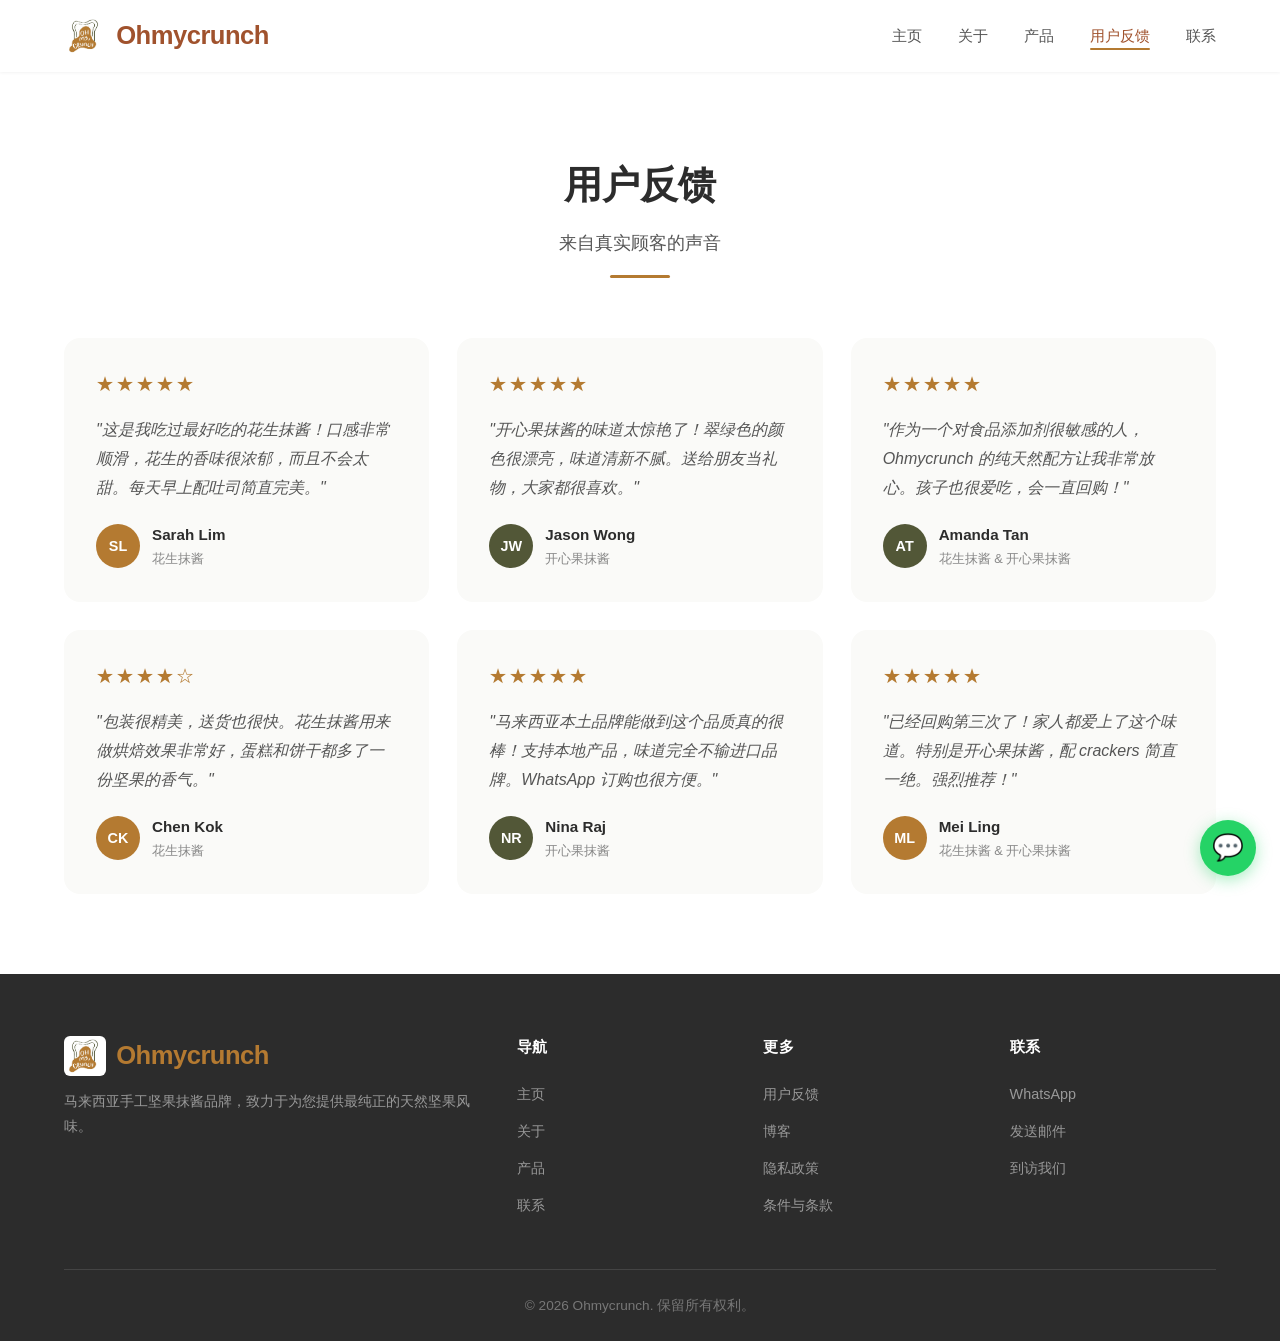
<file: reviews.html>
<!DOCTYPE html>
<html lang="zh-CN">
<head>
    <meta charset="UTF-8">
    <meta name="viewport" content="width=device-width, initial-scale=1.0">
    <title>用户反馈 | Ohmycrunch</title>
    <meta name="description" content="看看 Ohmycrunch 顾客的真实评价——马来西亚最受欢迎的手工坚果抹酱。">
    <link rel="stylesheet" href="style.css">
</head>
<body>
    <nav class="navbar">
        <div class="nav-container">
            <a href="/" class="logo"><img src="images/ohmycrunch.jpeg" alt="Ohmycrunch Logo" class="logo-img" style="height:40px;width:auto;max-height:40px;object-fit:contain;display:block;">Ohmycrunch</a>
            <button class="mobile-menu-btn" onclick="toggleMenu()">
                <span></span>
                <span></span>
                <span></span>
            </button>
            <ul class="nav-links" id="navLinks">
                <li><a href="/">主页</a></li>
                <li><a href="/about">关于</a></li>
                <li><a href="/products">产品</a></li>
                <li><a href="/reviews" class="active">用户反馈</a></li>
                <li><a href="/contact">联系</a></li>
            </ul>
        </div>
    </nav>

    <section class="reviews-section">
        <div class="container">
            <div class="section-header">
                <h2>用户反馈</h2>
                <p>来自真实顾客的声音</p>
                <div class="section-line"></div>
            </div>
            <div class="reviews-grid">
                <div class="review-card">
                    <div class="review-stars">★★★★★</div>
                    <p class="review-text">"这是我吃过最好吃的花生抹酱！口感非常顺滑，花生的香味很浓郁，而且不会太甜。每天早上配吐司简直完美。"</p>
                    <div class="review-author">
                        <div class="review-avatar peanut">SL</div>
                        <div>
                            <div class="review-name">Sarah Lim</div>
                            <div class="review-product">花生抹酱</div>
                        </div>
                    </div>
                </div>
                <div class="review-card">
                    <div class="review-stars">★★★★★</div>
                    <p class="review-text">"开心果抹酱的味道太惊艳了！翠绿色的颜色很漂亮，味道清新不腻。送给朋友当礼物，大家都很喜欢。"</p>
                    <div class="review-author">
                        <div class="review-avatar pistachio">JW</div>
                        <div>
                            <div class="review-name">Jason Wong</div>
                            <div class="review-product">开心果抹酱</div>
                        </div>
                    </div>
                </div>
                <div class="review-card">
                    <div class="review-stars">★★★★★</div>
                    <p class="review-text">"作为一个对食品添加剂很敏感的人，Ohmycrunch 的纯天然配方让我非常放心。孩子也很爱吃，会一直回购！"</p>
                    <div class="review-author">
                        <div class="review-avatar pistachio">AT</div>
                        <div>
                            <div class="review-name">Amanda Tan</div>
                            <div class="review-product">花生抹酱 & 开心果抹酱</div>
                        </div>
                    </div>
                </div>
                <div class="review-card">
                    <div class="review-stars">★★★★☆</div>
                    <p class="review-text">"包装很精美，送货也很快。花生抹酱用来做烘焙效果非常好，蛋糕和饼干都多了一份坚果的香气。"</p>
                    <div class="review-author">
                        <div class="review-avatar peanut">CK</div>
                        <div>
                            <div class="review-name">Chen Kok</div>
                            <div class="review-product">花生抹酱</div>
                        </div>
                    </div>
                </div>
                <div class="review-card">
                    <div class="review-stars">★★★★★</div>
                    <p class="review-text">"马来西亚本土品牌能做到这个品质真的很棒！支持本地产品，味道完全不输进口品牌。WhatsApp 订购也很方便。"</p>
                    <div class="review-author">
                        <div class="review-avatar pistachio">NR</div>
                        <div>
                            <div class="review-name">Nina Raj</div>
                            <div class="review-product">开心果抹酱</div>
                        </div>
                    </div>
                </div>
                <div class="review-card">
                    <div class="review-stars">★★★★★</div>
                    <p class="review-text">"已经回购第三次了！家人都爱上了这个味道。特别是开心果抹酱，配 crackers 简直一绝。强烈推荐！"</p>
                    <div class="review-author">
                        <div class="review-avatar peanut">ML</div>
                        <div>
                            <div class="review-name">Mei Ling</div>
                            <div class="review-product">花生抹酱 & 开心果抹酱</div>
                        </div>
                    </div>
                </div>
            </div>
        </div>
    </section>

    <footer class="footer">
        <div class="container">
            <div class="footer-grid">
                <div class="footer-brand">
                    <a href="index.html" class="logo"><img src="images/ohmycrunch.jpeg" alt="Ohmycrunch Logo" class="logo-img" style="height:40px;width:auto;max-height:40px;object-fit:contain;display:block;">Ohmycrunch</a>
                    <p>马来西亚手工坚果抹酱品牌，致力于为您提供最纯正的天然坚果风味。</p>
                </div>
                <div class="footer-column">
                    <h4>导航</h4>
                    <ul>
                        <li><a href="/">主页</a></li>
                        <li><a href="/about">关于</a></li>
                        <li><a href="/products">产品</a></li>
                        <li><a href="/contact">联系</a></li>
                    </ul>
                </div>
                <div class="footer-column">
                    <h4>更多</h4>
                    <ul>
                        <li><a href="/reviews">用户反馈</a></li>
                        <li><a href="/blog">博客</a></li>
                        <li><a href="/privacy">隐私政策</a></li>
                        <li><a href="/terms">条件与条款</a></li>
                    </ul>
                </div>
                <div class="footer-column">
                    <h4>联系</h4>
                    <ul>
                        <li><a href="https://wa.me/60146859862" target="_blank">WhatsApp</a></li>
                        <li><a href="/contact">发送邮件</a></li>
                        <li><a href="/contact">到访我们</a></li>
                    </ul>
                </div>
            </div>
            <div class="footer-bottom">
                <p>© 2026 Ohmycrunch. 保留所有权利。</p>
            </div>
        </div>
    </footer>

    <a href="https://wa.me/60146859862" class="whatsapp-float" target="_blank" title="WhatsApp 联系我们">💬</a>

    <script>
        function toggleMenu() {
            document.getElementById('navLinks').classList.toggle('active');
        }
    </script>
</body>
</html>
</file>
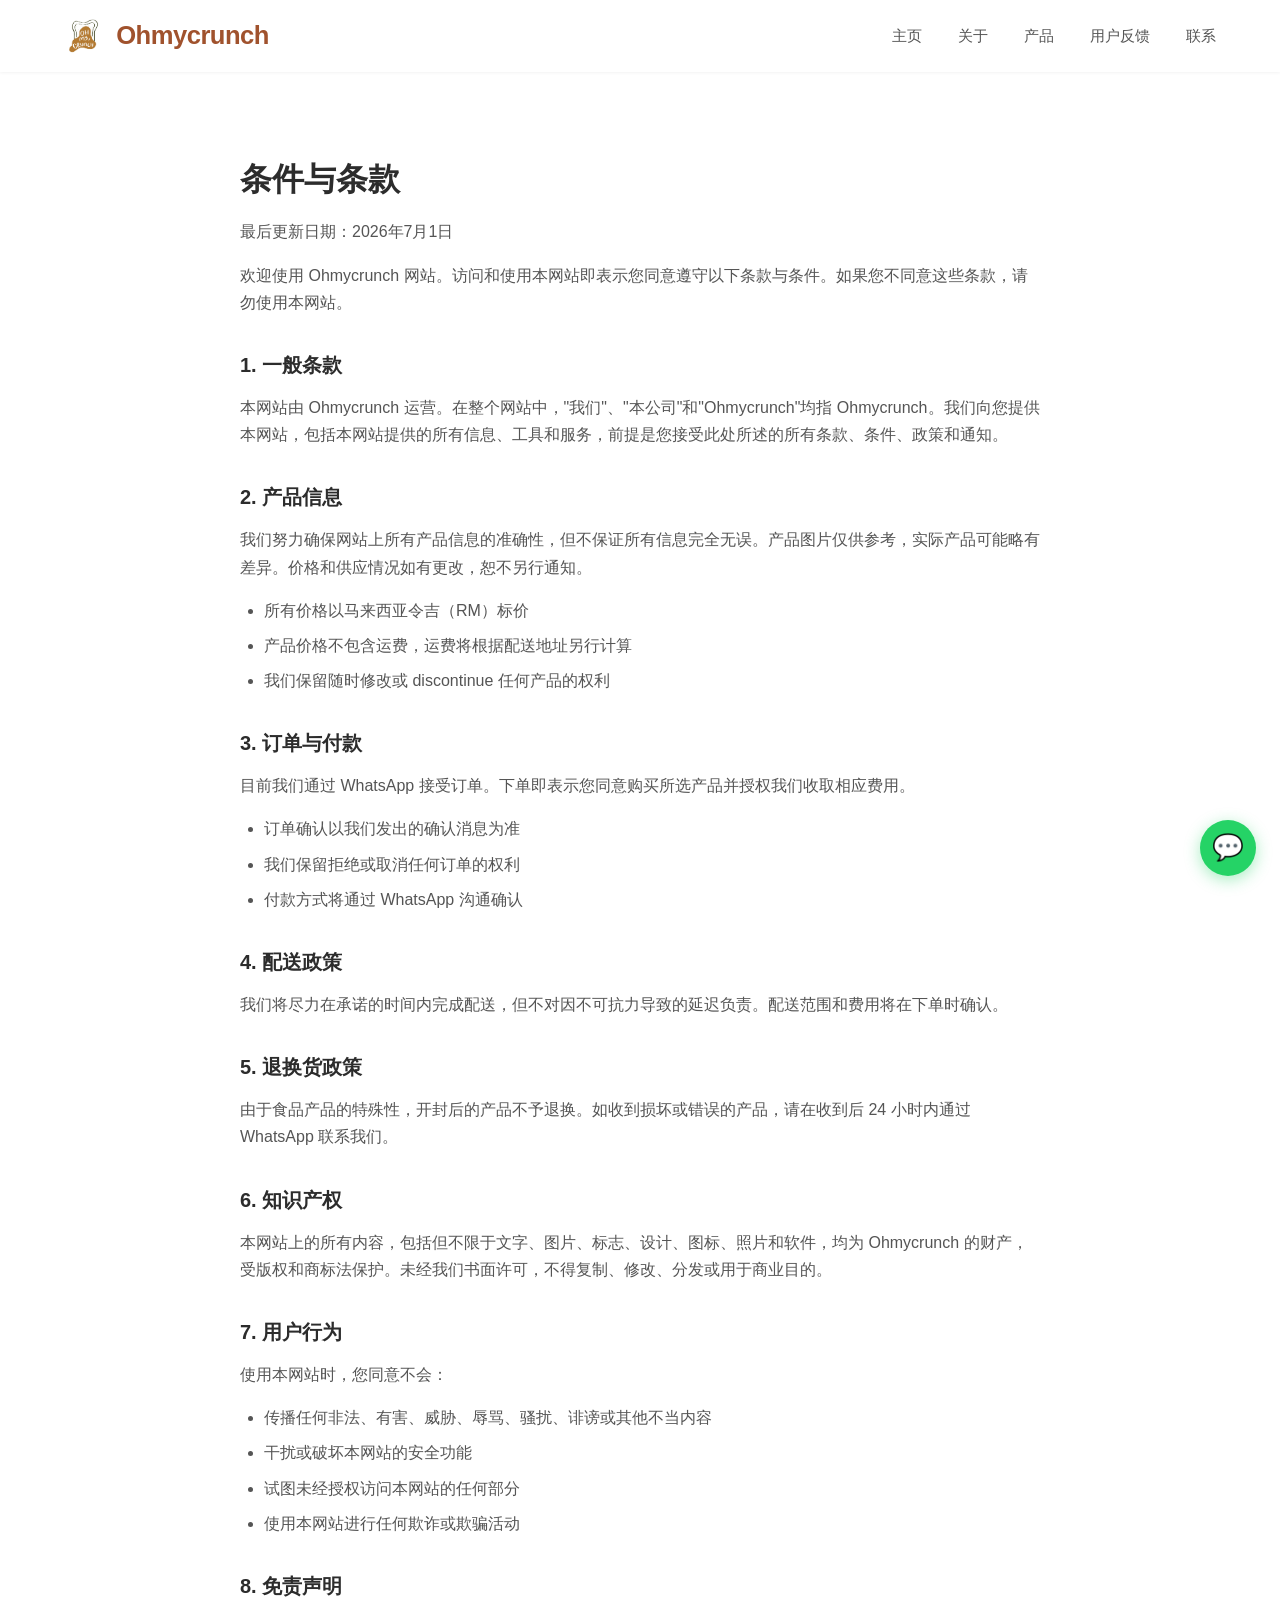
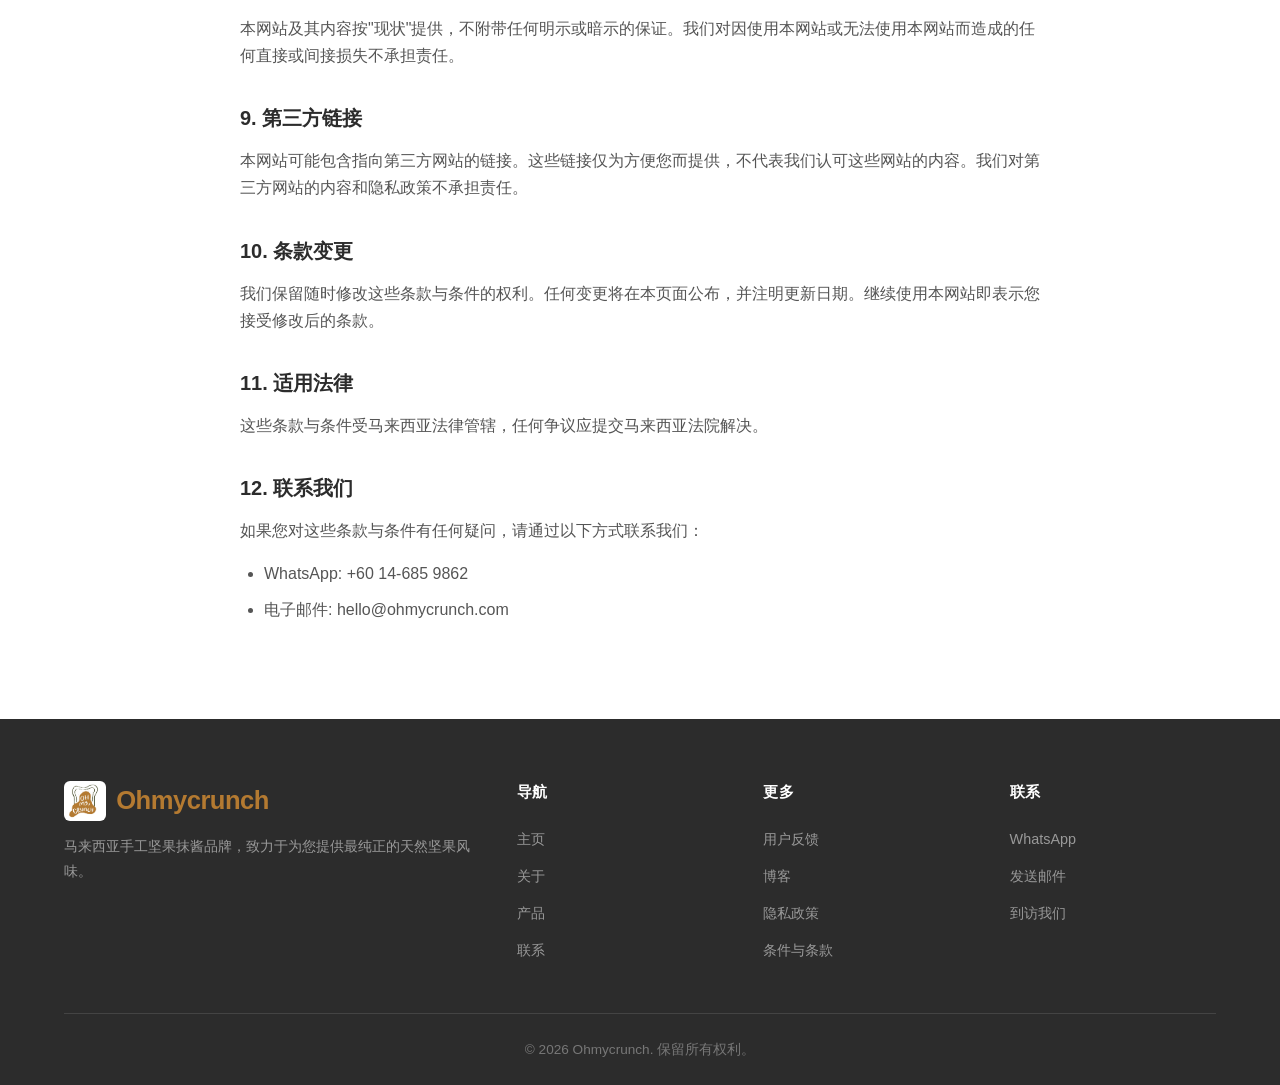
<file: terms.html>
<!DOCTYPE html>
<html lang="zh-CN">
<head>
    <meta charset="UTF-8">
    <meta name="viewport" content="width=device-width, initial-scale=1.0">
    <title>条件与条款 | Ohmycrunch</title>
    <meta name="description" content="Ohmycrunch 条件与条款——使用我们网站和服务的条款说明。">
    <link rel="stylesheet" href="style.css">
</head>
<body>
    <nav class="navbar">
        <div class="nav-container">
            <a href="/" class="logo"><img src="images/ohmycrunch.jpeg" alt="Ohmycrunch Logo" class="logo-img" style="height:40px;width:auto;max-height:40px;object-fit:contain;display:block;">Ohmycrunch</a>
            <button class="mobile-menu-btn" onclick="toggleMenu()">
                <span></span><span></span><span></span>
            </button>
            <ul class="nav-links" id="navLinks">
                <li><a href="/">主页</a></li>
                <li><a href="/about">关于</a></li>
                <li><a href="/products">产品</a></li>
                <li><a href="/reviews">用户反馈</a></li>
                <li><a href="/contact">联系</a></li>
            </ul>
        </div>
    </nav>

    <section class="legal-section">
        <h2>条件与条款</h2>
        <p class="legal-date">最后更新日期：2026年7月1日</p>

        <p>欢迎使用 Ohmycrunch 网站。访问和使用本网站即表示您同意遵守以下条款与条件。如果您不同意这些条款，请勿使用本网站。</p>

        <h3>1. 一般条款</h3>
        <p>本网站由 Ohmycrunch 运营。在整个网站中，"我们"、"本公司"和"Ohmycrunch"均指 Ohmycrunch。我们向您提供本网站，包括本网站提供的所有信息、工具和服务，前提是您接受此处所述的所有条款、条件、政策和通知。</p>

        <h3>2. 产品信息</h3>
        <p>我们努力确保网站上所有产品信息的准确性，但不保证所有信息完全无误。产品图片仅供参考，实际产品可能略有差异。价格和供应情况如有更改，恕不另行通知。</p>
        <ul>
            <li>所有价格以马来西亚令吉（RM）标价</li>
            <li>产品价格不包含运费，运费将根据配送地址另行计算</li>
            <li>我们保留随时修改或 discontinue 任何产品的权利</li>
        </ul>

        <h3>3. 订单与付款</h3>
        <p>目前我们通过 WhatsApp 接受订单。下单即表示您同意购买所选产品并授权我们收取相应费用。</p>
        <ul>
            <li>订单确认以我们发出的确认消息为准</li>
            <li>我们保留拒绝或取消任何订单的权利</li>
            <li>付款方式将通过 WhatsApp 沟通确认</li>
        </ul>

        <h3>4. 配送政策</h3>
        <p>我们将尽力在承诺的时间内完成配送，但不对因不可抗力导致的延迟负责。配送范围和费用将在下单时确认。</p>

        <h3>5. 退换货政策</h3>
        <p>由于食品产品的特殊性，开封后的产品不予退换。如收到损坏或错误的产品，请在收到后 24 小时内通过 WhatsApp 联系我们。</p>

        <h3>6. 知识产权</h3>
        <p>本网站上的所有内容，包括但不限于文字、图片、标志、设计、图标、照片和软件，均为 Ohmycrunch 的财产，受版权和商标法保护。未经我们书面许可，不得复制、修改、分发或用于商业目的。</p>

        <h3>7. 用户行为</h3>
        <p>使用本网站时，您同意不会：</p>
        <ul>
            <li>传播任何非法、有害、威胁、辱骂、骚扰、诽谤或其他不当内容</li>
            <li>干扰或破坏本网站的安全功能</li>
            <li>试图未经授权访问本网站的任何部分</li>
            <li>使用本网站进行任何欺诈或欺骗活动</li>
        </ul>

        <h3>8. 免责声明</h3>
        <p>本网站及其内容按"现状"提供，不附带任何明示或暗示的保证。我们对因使用本网站或无法使用本网站而造成的任何直接或间接损失不承担责任。</p>

        <h3>9. 第三方链接</h3>
        <p>本网站可能包含指向第三方网站的链接。这些链接仅为方便您而提供，不代表我们认可这些网站的内容。我们对第三方网站的内容和隐私政策不承担责任。</p>

        <h3>10. 条款变更</h3>
        <p>我们保留随时修改这些条款与条件的权利。任何变更将在本页面公布，并注明更新日期。继续使用本网站即表示您接受修改后的条款。</p>

        <h3>11. 适用法律</h3>
        <p>这些条款与条件受马来西亚法律管辖，任何争议应提交马来西亚法院解决。</p>

        <h3>12. 联系我们</h3>
        <p>如果您对这些条款与条件有任何疑问，请通过以下方式联系我们：</p>
        <ul>
            <li>WhatsApp: <a href="https://wa.me/60146859862" target="_blank">+60 14-685 9862</a></li>
            <li>电子邮件: <a href="mailto:hello@ohmycrunch.com">hello@ohmycrunch.com</a></li>
        </ul>
    </section>

    <footer class="footer">
        <div class="container">
            <div class="footer-grid">
                <div class="footer-brand">
                    <a href="index.html" class="logo"><img src="images/ohmycrunch.jpeg" alt="Ohmycrunch Logo" class="logo-img" style="height:40px;width:auto;max-height:40px;object-fit:contain;display:block;">Ohmycrunch</a>
                    <p>马来西亚手工坚果抹酱品牌，致力于为您提供最纯正的天然坚果风味。</p>
                </div>
                <div class="footer-column">
                    <h4>导航</h4>
                    <ul>
                        <li><a href="/">主页</a></li>
                        <li><a href="/about">关于</a></li>
                        <li><a href="/products">产品</a></li>
                        <li><a href="/contact">联系</a></li>
                    </ul>
                </div>
                <div class="footer-column">
                    <h4>更多</h4>
                    <ul>
                        <li><a href="/reviews">用户反馈</a></li>
                        <li><a href="/blog">博客</a></li>
                        <li><a href="/privacy">隐私政策</a></li>
                        <li><a href="/terms">条件与条款</a></li>
                    </ul>
                </div>
                <div class="footer-column">
                    <h4>联系</h4>
                    <ul>
                        <li><a href="https://wa.me/60146859862" target="_blank">WhatsApp</a></li>
                        <li><a href="/contact">发送邮件</a></li>
                        <li><a href="/contact">到访我们</a></li>
                    </ul>
                </div>
            </div>
            <div class="footer-bottom">
                <p>© 2026 Ohmycrunch. 保留所有权利。</p>
            </div>
        </div>
    </footer>

    <a href="https://wa.me/60146859862" class="whatsapp-float" target="_blank" title="WhatsApp 联系我们">💬</a>

    <script>
        function toggleMenu() {
            document.getElementById('navLinks').classList.toggle('active');
        }
    </script>
</body>
</html>
</file>
<file: style.css>
/* Ohmycrunch - Shared Styles */
:root {
    --white: #ffffff;
    --peanut: #B47A31;
    --peanut-dark: #A0522D;
    --peanut-light: #D4A76A;
    --pistachio: #525737;
    --pistachio-dark: #3A4528;
    --pistachio-light: #7A8B5C;
    --text-dark: #2C2C2C;
    --text-medium: #555555;
    --text-light: #888888;
    --bg-light: #FAFAF8;
    --bg-cream: #F5F0E8;
    --transition: all 0.3s ease;
}

* {
    margin: 0;
    padding: 0;
    box-sizing: border-box;
}

html {
    scroll-behavior: smooth;
}

body {
    font-family: 'Segoe UI', 'Helvetica Neue', Arial, sans-serif;
    color: var(--text-dark);
    background-color: var(--white);
    line-height: 1.7;
    -webkit-font-smoothing: antialiased;
}

a {
    text-decoration: none;
    color: inherit;
    transition: var(--transition);
}

img {
    max-width: 100%;
    height: auto;
    display: block;
}

.container {
    max-width: 1200px;
    margin: 0 auto;
    padding: 0 24px;
}

/* ===== NAVIGATION ===== */
.navbar {
    background: var(--white);
    box-shadow: 0 1px 3px rgba(0,0,0,0.05);
    position: sticky;
    top: 0;
    z-index: 1000;
}

.nav-container {
    max-width: 1200px;
    margin: 0 auto;
    padding: 0 24px;
    display: flex;
    justify-content: space-between;
    align-items: center;
    height: 72px;
    overflow: hidden;
}

/* Navbar Logo */
.navbar .logo {
    display: flex;
    align-items: center;
    gap: 10px;
    font-size: 1.6rem;
    font-weight: 700;
    color: var(--peanut-dark);
    letter-spacing: -0.5px;
    white-space: nowrap;
}

.navbar .logo span {
    color: var(--pistachio);
}

.logo-img {
    height: 40px;
    max-height: 40px;
    width: auto;
    max-width: 50px;
    border-radius: 6px;
    object-fit: contain;
    display: block;
    flex-shrink: 0;
}

.nav-links {
    display: flex;
    list-style: none;
    gap: 36px;
}

.nav-links a {
    font-size: 0.95rem;
    font-weight: 500;
    color: var(--text-medium);
    position: relative;
    padding: 4px 0;
}

.nav-links a:hover,
.nav-links a.active {
    color: var(--peanut-dark);
}

.nav-links a.active::after {
    content: '';
    position: absolute;
    bottom: -2px;
    left: 0;
    width: 100%;
    height: 2px;
    background: var(--peanut);
    border-radius: 1px;
}

.mobile-menu-btn {
    display: none;
    background: none;
    border: none;
    cursor: pointer;
    padding: 8px;
}

.mobile-menu-btn span {
    display: block;
    width: 24px;
    height: 2px;
    background: var(--text-dark);
    margin: 5px 0;
    transition: var(--transition);
}

/* ===== BUTTONS ===== */
.btn {
    display: inline-block;
    padding: 14px 32px;
    border-radius: 8px;
    font-weight: 600;
    font-size: 0.95rem;
    text-align: center;
    cursor: pointer;
    border: none;
    transition: var(--transition);
}

.btn-primary {
    background: var(--peanut);
    color: var(--white);
}

.btn-primary:hover {
    background: var(--peanut-dark);
    transform: translateY(-2px);
    box-shadow: 0 8px 20px rgba(196, 163, 90, 0.3);
}

.btn-secondary {
    background: var(--pistachio);
    color: var(--white);
}

.btn-secondary:hover {
    background: var(--pistachio-dark);
    transform: translateY(-2px);
    box-shadow: 0 8px 20px rgba(74, 124, 89, 0.3);
}

.btn-outline {
    background: transparent;
    color: var(--peanut-dark);
    border: 2px solid var(--peanut);
}

.btn-outline:hover {
    background: var(--peanut);
    color: var(--white);
}

/* ===== HERO SECTION ===== */
.hero {
    background: var(--bg-cream);
    background-size: cover;
    background-position: center;
    background-repeat: no-repeat;
    padding: 140px 0 120px;
    text-align: center;
    position: relative;
    overflow: hidden;
}

.hero-overlay {
    position: absolute;
    top: 0;
    left: 0;
    right: 0;
    bottom: 0;
    background: rgba(0, 0, 0, 0.45);
    z-index: 1;
}

.hero-content {
    position: relative;
    z-index: 2;
    max-width: 700px;
    margin: 0 auto;
    padding: 0 24px;
}

.hero h1 {
    font-size: 3.2rem;
    font-weight: 800;
    color: var(--white);
    margin-bottom: 20px;
    line-height: 1.2;
    text-shadow: 0 2px 10px rgba(0,0,0,0.3);
}

.hero h1 .highlight-peanut {
    color: var(--peanut-light);
}

.hero h1 .highlight-pistachio {
    color: var(--pistachio-light);
}

.hero-subtitle {
    font-size: 1.25rem;
    color: rgba(255, 255, 255, 0.9);
    margin-bottom: 36px;
    font-weight: 400;
    text-shadow: 0 1px 4px rgba(0,0,0,0.3);
}

.hero-buttons {
    display: flex;
    gap: 16px;
    justify-content: center;
    flex-wrap: wrap;
}

/* ===== SECTION HEADERS ===== */
.section-header {
    text-align: center;
    margin-bottom: 60px;
}

.section-header h2 {
    font-size: 2.4rem;
    font-weight: 700;
    color: var(--text-dark);
    margin-bottom: 12px;
}

.section-header p {
    font-size: 1.1rem;
    color: var(--text-medium);
    max-width: 600px;
    margin: 0 auto;
}

.section-line {
    width: 60px;
    height: 3px;
    background: var(--peanut);
    margin: 16px auto 0;
    border-radius: 2px;
}

/* ===== PRODUCTS ===== */
.products-section {
    padding: 80px 0;
    background: var(--white);
}

.products-grid {
    display: grid;
    grid-template-columns: repeat(auto-fit, minmax(320px, 1fr));
    gap: 40px;
    max-width: 900px;
    margin: 0 auto;
}

.product-card {
    background: var(--white);
    border-radius: 20px;
    overflow: hidden;
    box-shadow: 0 4px 20px rgba(0,0,0,0.06);
    transition: var(--transition);
    border: 1px solid rgba(0,0,0,0.04);
}

.product-card:hover {
    transform: translateY(-8px);
    box-shadow: 0 16px 40px rgba(0,0,0,0.1);
}

.product-image {
    height: 260px;
    position: relative;
    overflow: hidden;
    background: var(--bg-cream);
}

.product-image .product-icon {
    font-size: 5rem;
    opacity: 0.9;
    position: absolute;
    top: 50%;
    left: 50%;
    transform: translate(-50%, -50%);
}

.product-photo {
    width: 100%;
    height: 100%;
    object-fit: cover;
    object-position: center;
    display: block;
    transition: var(--transition);
}

.product-card:hover .product-photo {
    transform: scale(1.05);
}

.product-badge {
    position: absolute;
    top: 16px;
    right: 16px;
    padding: 6px 14px;
    border-radius: 20px;
    font-size: 0.75rem;
    font-weight: 700;
    text-transform: uppercase;
    letter-spacing: 0.5px;
}

.badge-peanut {
    background: var(--peanut);
    color: var(--white);
}

.badge-pistachio {
    background: var(--pistachio);
    color: var(--white);
}

.product-info {
    padding: 28px;
}

.product-info h3 {
    font-size: 1.4rem;
    font-weight: 700;
    margin-bottom: 8px;
    color: var(--text-dark);
}

.product-info .product-desc {
    color: var(--text-medium);
    font-size: 0.95rem;
    margin-bottom: 16px;
}

.product-info .product-price {
    font-size: 1.3rem;
    font-weight: 700;
    color: var(--peanut-dark);
    margin-bottom: 20px;
}

.product-info .product-price span {
    font-size: 0.9rem;
    font-weight: 400;
    color: var(--text-light);
}

/* ===== FEATURES ===== */
.features-section {
    padding: 80px 0;
    background: var(--bg-light);
}

.features-grid {
    display: grid;
    grid-template-columns: repeat(auto-fit, minmax(260px, 1fr));
    gap: 32px;
}

.feature-item {
    text-align: center;
    padding: 40px 24px;
    background: var(--white);
    border-radius: 16px;
    transition: var(--transition);
}

.feature-item:hover {
    transform: translateY(-4px);
    box-shadow: 0 8px 24px rgba(0,0,0,0.06);
}

.feature-icon {
    width: 64px;
    height: 64px;
    border-radius: 50%;
    display: flex;
    align-items: center;
    justify-content: center;
    margin: 0 auto 20px;
    font-size: 1.6rem;
}

.feature-icon.peanut-bg {
    background: var(--peanut-light);
}

.feature-icon.pistachio-bg {
    background: #D4E8D4;
}

.feature-item h3 {
    font-size: 1.15rem;
    font-weight: 700;
    margin-bottom: 10px;
    color: var(--text-dark);
}

.feature-item p {
    font-size: 0.9rem;
    color: var(--text-medium);
}

/* ===== ABOUT PAGE ===== */
.about-section {
    padding: 80px 0;
}

.about-grid {
    display: grid;
    grid-template-columns: 1fr 1fr;
    gap: 60px;
    align-items: center;
}

.about-image {
    background: var(--bg-cream);
    border-radius: 20px;
    height: 400px;
    display: flex;
    align-items: center;
    justify-content: center;
    font-size: 6rem;
}

.about-content h2 {
    font-size: 2.2rem;
    font-weight: 700;
    margin-bottom: 20px;
    color: var(--text-dark);
}

.about-content p {
    color: var(--text-medium);
    margin-bottom: 16px;
    font-size: 1.05rem;
}

.about-values {
    margin-top: 32px;
}

.value-item {
    display: flex;
    align-items: flex-start;
    gap: 16px;
    margin-bottom: 20px;
}

.value-icon {
    width: 44px;
    height: 44px;
    border-radius: 12px;
    display: flex;
    align-items: center;
    justify-content: center;
    font-size: 1.2rem;
    flex-shrink: 0;
}

.value-item h4 {
    font-size: 1.05rem;
    font-weight: 700;
    margin-bottom: 4px;
    color: var(--text-dark);
}

.value-item p {
    font-size: 0.9rem;
    margin: 0;
    color: var(--text-medium);
}

/* ===== REVIEWS ===== */
.reviews-section {
    padding: 80px 0;
    background: var(--white);
}

.reviews-grid {
    display: grid;
    grid-template-columns: repeat(auto-fit, minmax(300px, 1fr));
    gap: 28px;
}

.review-card {
    background: var(--bg-light);
    border-radius: 16px;
    padding: 32px;
    transition: var(--transition);
}

.review-card:hover {
    box-shadow: 0 8px 24px rgba(0,0,0,0.06);
}

.review-stars {
    color: var(--peanut);
    font-size: 1.1rem;
    margin-bottom: 16px;
    letter-spacing: 2px;
}

.review-text {
    font-size: 1rem;
    color: var(--text-medium);
    margin-bottom: 20px;
    font-style: italic;
    line-height: 1.8;
}

.review-author {
    display: flex;
    align-items: center;
    gap: 12px;
}

.review-avatar {
    width: 44px;
    height: 44px;
    border-radius: 50%;
    display: flex;
    align-items: center;
    justify-content: center;
    font-weight: 700;
    color: var(--white);
    font-size: 0.9rem;
}

.review-avatar.peanut {
    background: var(--peanut);
}

.review-avatar.pistachio {
    background: var(--pistachio);
}

.review-name {
    font-weight: 700;
    font-size: 0.95rem;
    color: var(--text-dark);
}

.review-product {
    font-size: 0.8rem;
    color: var(--text-light);
}

/* ===== CONTACT ===== */
.contact-section {
    padding: 80px 0;
    background: var(--bg-light);
}

.contact-grid {
    display: grid;
    grid-template-columns: 1fr 1fr;
    gap: 60px;
}

.contact-info h3 {
    font-size: 1.5rem;
    font-weight: 700;
    margin-bottom: 24px;
    color: var(--text-dark);
}

.contact-item {
    display: flex;
    align-items: flex-start;
    gap: 16px;
    margin-bottom: 24px;
}

.contact-icon {
    width: 48px;
    height: 48px;
    border-radius: 12px;
    display: flex;
    align-items: center;
    justify-content: center;
    font-size: 1.3rem;
    flex-shrink: 0;
}

.contact-item h4 {
    font-size: 1rem;
    font-weight: 700;
    margin-bottom: 4px;
    color: var(--text-dark);
}

.contact-item p,
.contact-item a {
    font-size: 0.95rem;
    color: var(--text-medium);
}

.contact-item a:hover {
    color: var(--peanut-dark);
}

.contact-form {
    background: var(--white);
    padding: 40px;
    border-radius: 20px;
    box-shadow: 0 4px 20px rgba(0,0,0,0.04);
}

.form-group {
    margin-bottom: 20px;
}

.form-group label {
    display: block;
    font-size: 0.9rem;
    font-weight: 600;
    margin-bottom: 8px;
    color: var(--text-dark);
}

.form-group input,
.form-group textarea {
    width: 100%;
    padding: 14px 16px;
    border: 2px solid #E8E8E8;
    border-radius: 10px;
    font-size: 0.95rem;
    font-family: inherit;
    transition: var(--transition);
    background: var(--white);
}

.form-group input:focus,
.form-group textarea:focus {
    outline: none;
    border-color: var(--peanut);
    box-shadow: 0 0 0 3px rgba(196, 163, 90, 0.1);
}

.form-group textarea {
    min-height: 140px;
    resize: vertical;
}

/* ===== BLOG ===== */
.blog-section {
    padding: 80px 0;
}

.blog-grid {
    display: grid;
    grid-template-columns: repeat(auto-fit, minmax(320px, 1fr));
    gap: 32px;
}

.blog-card {
    background: var(--white);
    border-radius: 16px;
    overflow: hidden;
    box-shadow: 0 4px 16px rgba(0,0,0,0.05);
    transition: var(--transition);
    border: 1px solid rgba(0,0,0,0.03);
}

.blog-card:hover {
    transform: translateY(-6px);
    box-shadow: 0 12px 32px rgba(0,0,0,0.08);
}

.blog-image {
    height: 200px;
    display: flex;
    align-items: center;
    justify-content: center;
    font-size: 3rem;
}

.blog-image.peanut {
    background: var(--bg-cream);
}

.blog-image.pistachio {
    background: #F0F5F0;
}

.blog-content {
    padding: 24px;
}

.blog-date {
    font-size: 0.8rem;
    color: var(--text-light);
    margin-bottom: 8px;
    font-weight: 600;
    text-transform: uppercase;
    letter-spacing: 0.5px;
}

.blog-content h3 {
    font-size: 1.2rem;
    font-weight: 700;
    margin-bottom: 10px;
    color: var(--text-dark);
    line-height: 1.4;
}

.blog-content p {
    font-size: 0.95rem;
    color: var(--text-medium);
    margin-bottom: 16px;
}

.read-more {
    font-weight: 600;
    font-size: 0.9rem;
    color: var(--peanut-dark);
    display: inline-flex;
    align-items: center;
    gap: 6px;
}

.read-more:hover {
    color: var(--peanut);
    gap: 10px;
}

/* ===== LEGAL PAGES ===== */
.legal-section {
    padding: 80px 0;
    max-width: 800px;
    margin: 0 auto;
}

.legal-section h2 {
    font-size: 2rem;
    font-weight: 700;
    margin-bottom: 12px;
    color: var(--text-dark);
}

.legal-date {
    color: var(--text-light);
    font-size: 0.9rem;
    margin-bottom: 40px;
}

.legal-section h3 {
    font-size: 1.25rem;
    font-weight: 700;
    margin: 32px 0 12px;
    color: var(--text-dark);
}

.legal-section p {
    color: var(--text-medium);
    margin-bottom: 16px;
    font-size: 1rem;
}

.legal-section ul {
    margin-left: 24px;
    margin-bottom: 16px;
}

.legal-section ul li {
    color: var(--text-medium);
    margin-bottom: 8px;
}

/* ===== FOOTER ===== */
.footer {
    background: var(--text-dark);
    color: #aaa;
    padding: 60px 0 24px;
}

.footer-grid {
    display: grid;
    grid-template-columns: 2fr 1fr 1fr 1fr;
    gap: 40px;
    margin-bottom: 40px;
}

/* Footer Logo - separate from navbar logo */
.footer-brand .logo {
    color: var(--peanut);
    margin-bottom: 12px;
    display: inline-flex;
    align-items: center;
    gap: 10px;
    font-size: 1.6rem;
    font-weight: 700;
    letter-spacing: -0.5px;
    white-space: nowrap;
}

.footer-brand .logo span {
    color: var(--pistachio);
}

.footer-brand p {
    font-size: 0.9rem;
    line-height: 1.7;
    color: #999;
}

.footer-column h4 {
    font-size: 0.95rem;
    font-weight: 700;
    color: var(--white);
    margin-bottom: 20px;
    text-transform: uppercase;
    letter-spacing: 0.5px;
}

.footer-column ul {
    list-style: none;
}

.footer-column ul li {
    margin-bottom: 10px;
}

.footer-column ul li a {
    font-size: 0.9rem;
    color: #999;
}

.footer-column ul li a:hover {
    color: var(--peanut);
}

.footer-bottom {
    border-top: 1px solid #444;
    padding-top: 24px;
    text-align: center;
    font-size: 0.85rem;
    color: #777;
}

.footer-bottom a {
    color: #999;
    margin: 0 12px;
}

.footer-bottom a:hover {
    color: var(--peanut);
}

/* ===== WHATSAPP FLOAT ===== */
.whatsapp-float {
    position: fixed;
    bottom: 24px;
    right: 24px;
    width: 56px;
    height: 56px;
    background: #25D366;
    border-radius: 50%;
    display: flex;
    align-items: center;
    justify-content: center;
    color: var(--white);
    font-size: 1.6rem;
    box-shadow: 0 4px 16px rgba(37, 211, 102, 0.4);
    z-index: 999;
    transition: var(--transition);
}

.whatsapp-float:hover {
    transform: scale(1.1);
    box-shadow: 0 6px 24px rgba(37, 211, 102, 0.5);
}

/* ===== RESPONSIVE ===== */
@media (max-width: 768px) {
    .nav-links {
        display: none;
        position: absolute;
        top: 72px;
        left: 0;
        right: 0;
        background: var(--white);
        flex-direction: column;
        padding: 20px 24px;
        gap: 16px;
        box-shadow: 0 4px 12px rgba(0,0,0,0.08);
    }

    .nav-links.active {
        display: flex;
    }

    .mobile-menu-btn {
        display: block;
    }

    .hero {
        padding: 60px 0 50px;
    }

    .hero h1 {
        font-size: 2.2rem;
        color: #ffffff;
    }

    .hero-subtitle {
        font-size: 1.05rem;
        color: rgba(255, 255, 255, 0.9);
    }

    .section-header h2 {
        font-size: 1.8rem;
    }

    .about-grid,
    .contact-grid {
        grid-template-columns: 1fr;
        gap: 40px;
    }

    .about-image {
        height: 280px;
        order: -1;
    }

    .footer-grid {
        grid-template-columns: 1fr 1fr;
        gap: 32px;
    }

    .products-grid {
        grid-template-columns: 1fr;
    }

    .contact-form {
        padding: 28px;
    }
}

@media (max-width: 480px) {
    .hero h1 {
        font-size: 1.8rem;
        color: #ffffff;
    }

    .footer-grid {
        grid-template-columns: 1fr;
    }

    .btn {
        padding: 12px 24px;
        font-size: 0.9rem;
    }

    .logo-img {
        height: 32px;
    }
}
</file>
